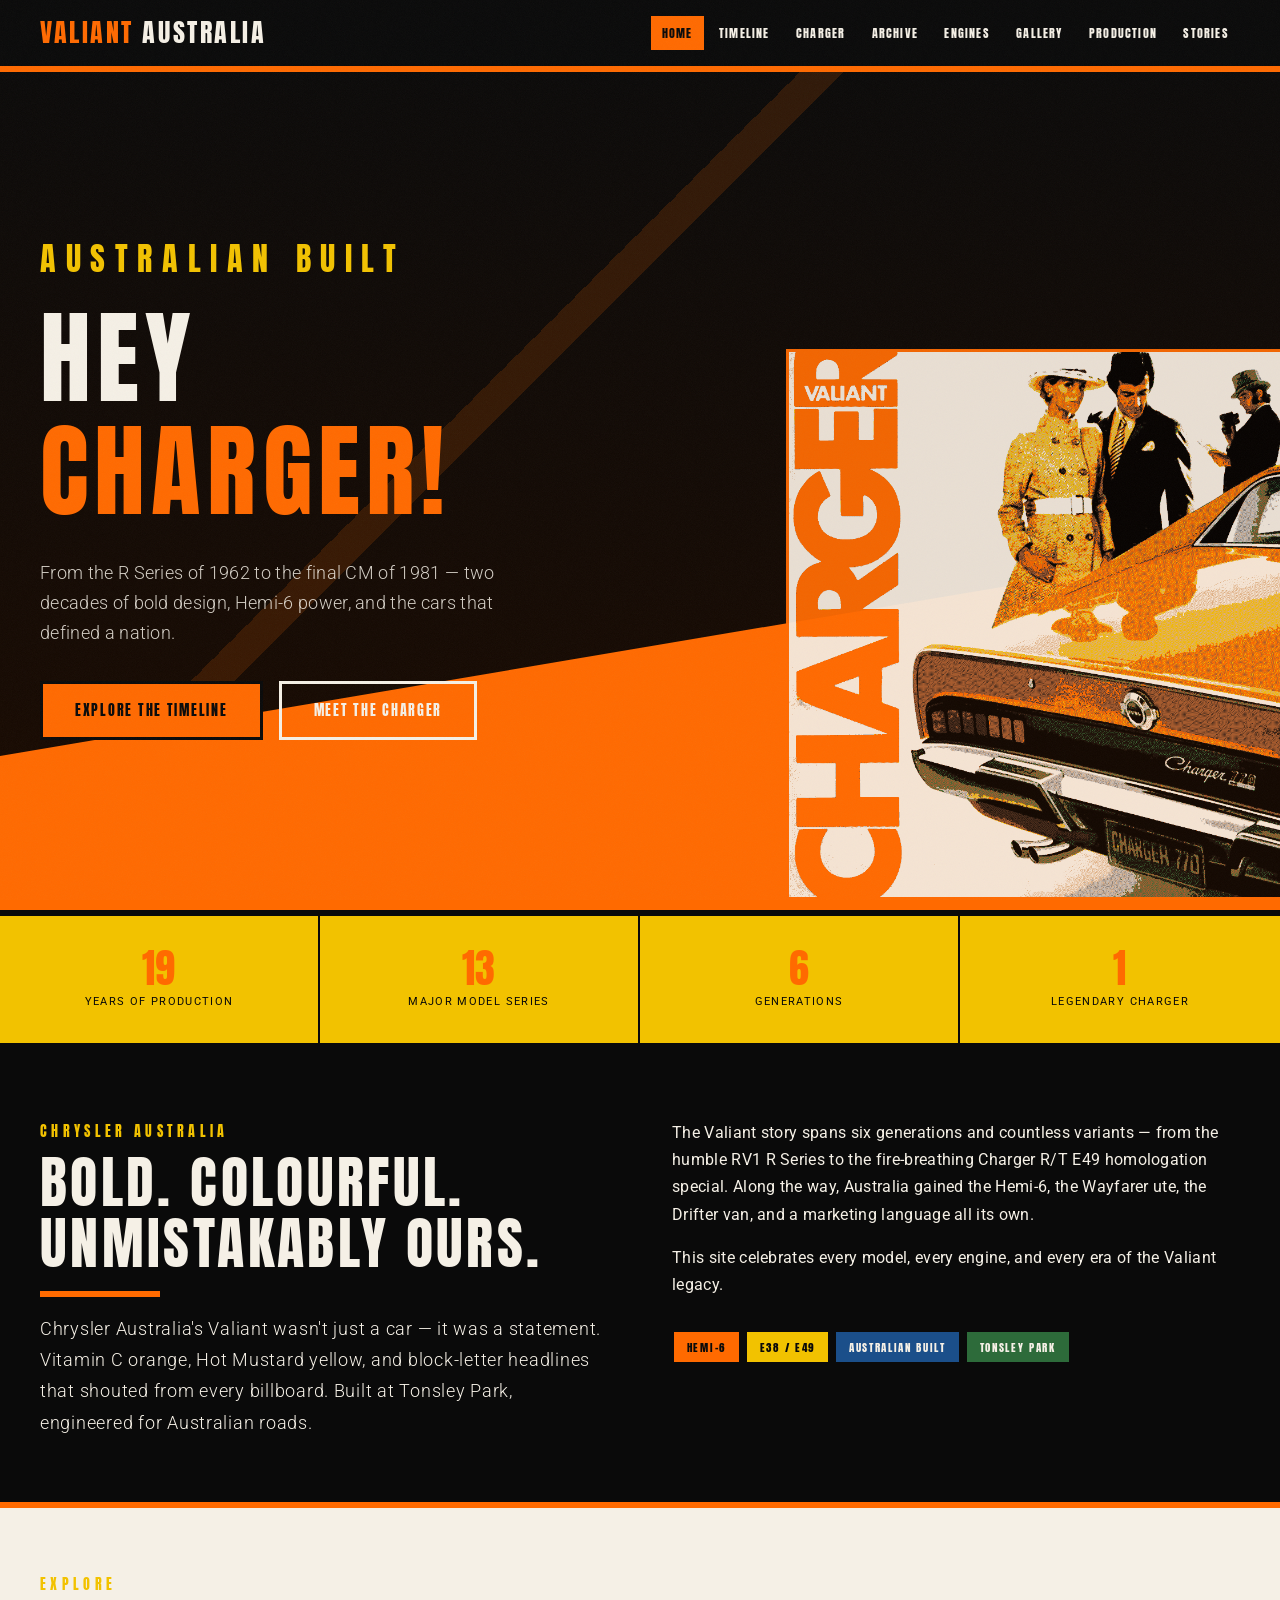
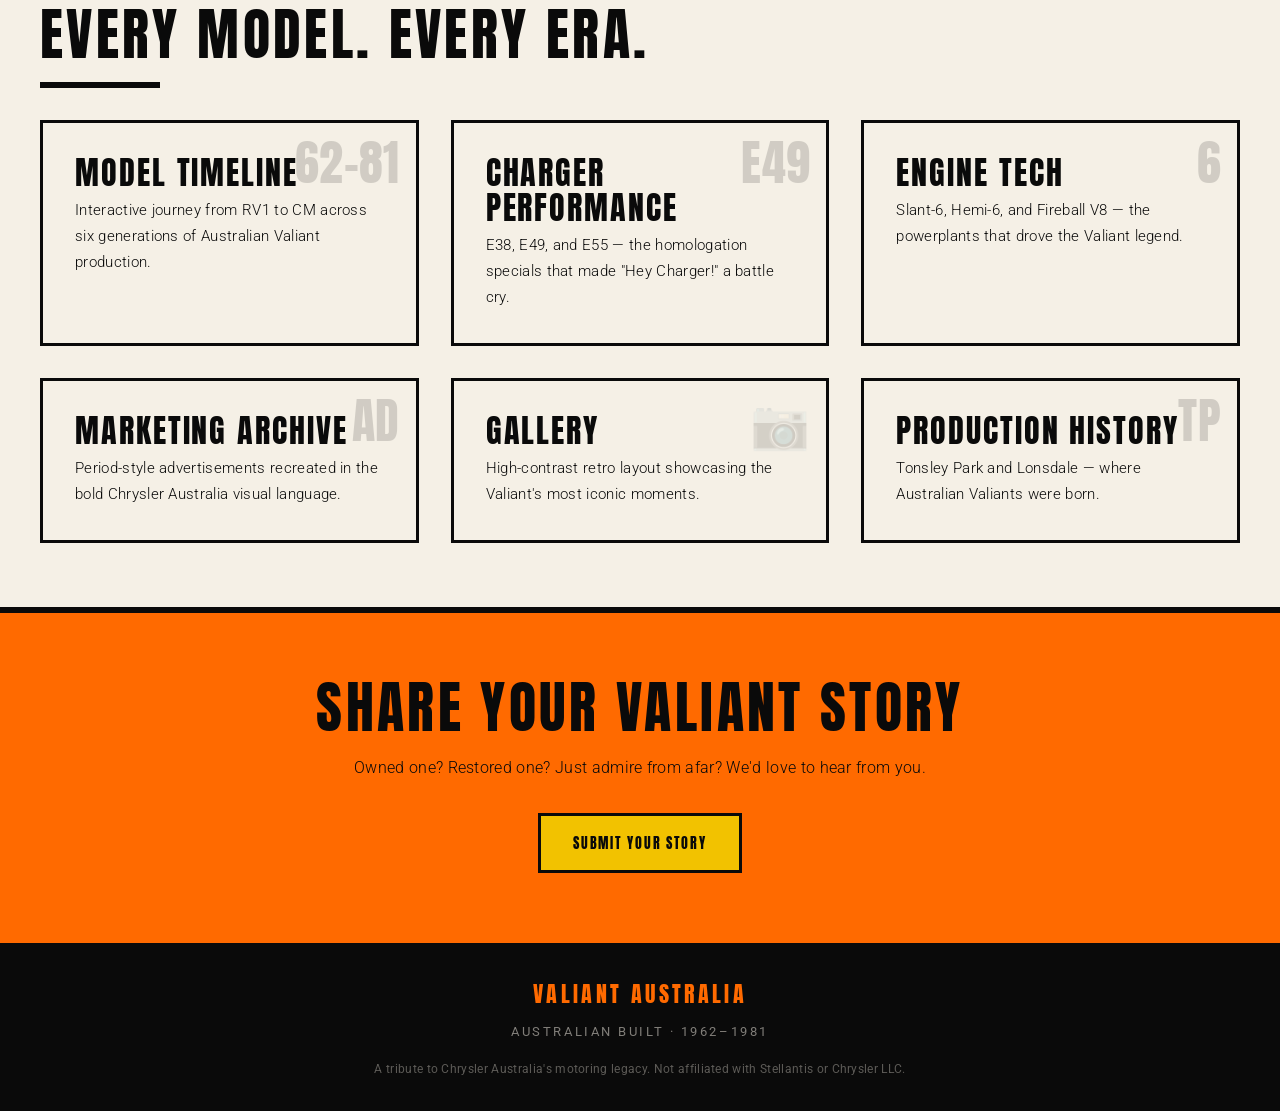
<file: index.html>
<!DOCTYPE html>
<html lang="en-AU">
<head>
  <meta charset="UTF-8">
  <meta name="viewport" content="width=device-width, initial-scale=1.0">
  <title>Valiant Australia — Hey Charger!</title>
  <meta name="description" content="Celebrating Chrysler Australia's legendary Valiant — from RV1 to CM. Bold. Australian-built. Unforgettable.">
  <link rel="stylesheet" href="css/styles.css">
</head>
<body>

  <nav class="nav">
    <div class="nav__inner">
      <a href="index.html" class="nav__logo">Valiant <span>Australia</span></a>
      <button class="nav__toggle" aria-label="Toggle menu">Menu</button>
      <ul class="nav__links">
        <li><a href="index.html">Home</a></li>
        <li><a href="timeline.html">Timeline</a></li>
        <li><a href="charger.html">Charger</a></li>
        <li><a href="archive.html">Archive</a></li>
        <li><a href="engines.html">Engines</a></li>
        <li><a href="gallery.html">Gallery</a></li>
        <li><a href="production.html">Production</a></li>
        <li><a href="stories.html">Stories</a></li>
      </ul>
    </div>
  </nav>

  <!-- Hero -->
  <section class="hero">
    <div class="hero__bg"></div>
    <div class="hero__stripe"></div>
    <img src="assets/hero-charger.png" alt="Chrysler Valiant VH Charger 770 — period brochure artwork" class="hero__car">
    <div class="container hero__content">
      <p class="hero__tagline">Australian Built</p>
      <h1 class="hero__title">
        Hey
        <em>Charger!</em>
      </h1>
      <p class="hero__subtitle">
        From the R Series of 1962 to the final CM of 1981 — two decades of bold design,
        Hemi-6 power, and the cars that defined a nation.
      </p>
      <div class="btn-group">
        <a href="timeline.html" class="btn btn--primary">Explore the Timeline</a>
        <a href="charger.html" class="btn btn--outline">Meet the Charger</a>
      </div>
    </div>
  </section>

  <hr class="separator separator--thick">

  <!-- Stats strip -->
  <div class="feature-strip section--mustard">
    <div class="feature-strip__item">
      <div class="feature-strip__number">19</div>
      <div class="feature-strip__label">Years of Production</div>
    </div>
    <div class="feature-strip__item">
      <div class="feature-strip__number">13</div>
      <div class="feature-strip__label">Major Model Series</div>
    </div>
    <div class="feature-strip__item">
      <div class="feature-strip__number">6</div>
      <div class="feature-strip__label">Generations</div>
    </div>
    <div class="feature-strip__item">
      <div class="feature-strip__number">1</div>
      <div class="feature-strip__label">Legendary Charger</div>
    </div>
  </div>

  <hr class="separator separator--black">

  <!-- Intro -->
  <section class="section">
    <div class="container two-col">
      <div>
        <p class="page-header__label">Chrysler Australia</p>
        <h2>Bold. Colourful. Unmistakably Ours.</h2>
        <hr class="separator separator--short">
        <p class="lead">
          Chrysler Australia's Valiant wasn't just a car — it was a statement. Vitamin C orange,
          Hot Mustard yellow, and block-letter headlines that shouted from every billboard.
          Built at Tonsley Park, engineered for Australian roads.
        </p>
      </div>
      <div>
        <p>
          The Valiant story spans six generations and countless variants — from the humble
          RV1 R Series to the fire-breathing Charger R/T E49 homologation special. Along the way,
          Australia gained the Hemi-6, the Wayfarer ute, the Drifter van, and a marketing
          language all its own.
        </p>
        <p style="margin-top: 1rem;">
          This site celebrates every model, every engine, and every era of the Valiant legacy.
        </p>
        <div style="margin-top: 2rem;">
          <span class="badge badge--orange">Hemi-6</span>
          <span class="badge badge--mustard">E38 / E49</span>
          <span class="badge badge--blue">Australian Built</span>
          <span class="badge badge--green">Tonsley Park</span>
        </div>
      </div>
    </div>
  </section>

  <hr class="separator">

  <!-- Quick links -->
  <section class="section section--cream">
    <div class="container">
      <p class="page-header__label">Explore</p>
      <h2>Every Model. Every Era.</h2>
      <hr class="separator separator--short separator--black">
      <div class="card-grid" style="margin-top: 2rem;">
        <a href="timeline.html" class="card card--cream" style="text-decoration:none;color:inherit;">
          <div class="card__year">62–81</div>
          <h3 class="card__title">Model Timeline</h3>
          <p class="card__body">Interactive journey from RV1 to CM across six generations of Australian Valiant production.</p>
        </a>
        <a href="charger.html" class="card card--cream" style="text-decoration:none;color:inherit;">
          <div class="card__year">E49</div>
          <h3 class="card__title">Charger Performance</h3>
          <p class="card__body">E38, E49, and E55 — the homologation specials that made "Hey Charger!" a battle cry.</p>
        </a>
        <a href="engines.html" class="card card--cream" style="text-decoration:none;color:inherit;">
          <div class="card__year">6</div>
          <h3 class="card__title">Engine Tech</h3>
          <p class="card__body">Slant-6, Hemi-6, and Fireball V8 — the powerplants that drove the Valiant legend.</p>
        </a>
        <a href="archive.html" class="card card--cream" style="text-decoration:none;color:inherit;">
          <div class="card__year">AD</div>
          <h3 class="card__title">Marketing Archive</h3>
          <p class="card__body">Period-style advertisements recreated in the bold Chrysler Australia visual language.</p>
        </a>
        <a href="gallery.html" class="card card--cream" style="text-decoration:none;color:inherit;">
          <div class="card__year">📷</div>
          <h3 class="card__title">Gallery</h3>
          <p class="card__body">High-contrast retro layout showcasing the Valiant's most iconic moments.</p>
        </a>
        <a href="production.html" class="card card--cream" style="text-decoration:none;color:inherit;">
          <div class="card__year">TP</div>
          <h3 class="card__title">Production History</h3>
          <p class="card__body">Tonsley Park and Lonsdale — where Australian Valiants were born.</p>
        </a>
      </div>
    </div>
  </section>

  <hr class="separator separator--black">

  <!-- CTA -->
  <section class="section cta-band section--orange">
    <div class="container">
      <h2>Share Your Valiant Story</h2>
      <p>Owned one? Restored one? Just admire from afar? We'd love to hear from you.</p>
      <a href="stories.html" class="btn btn--secondary">Submit Your Story</a>
    </div>
  </section>

  <footer class="footer">
    <div class="container">
      <div class="footer__brand">Valiant Australia</div>
      <div class="footer__tagline">Australian Built · 1962–1981</div>
      <div class="footer__copy">A tribute to Chrysler Australia's motoring legacy. Not affiliated with Stellantis or Chrysler LLC.</div>
    </div>
  </footer>

  <script src="js/main.js"></script>
</body>
</html>
</file>
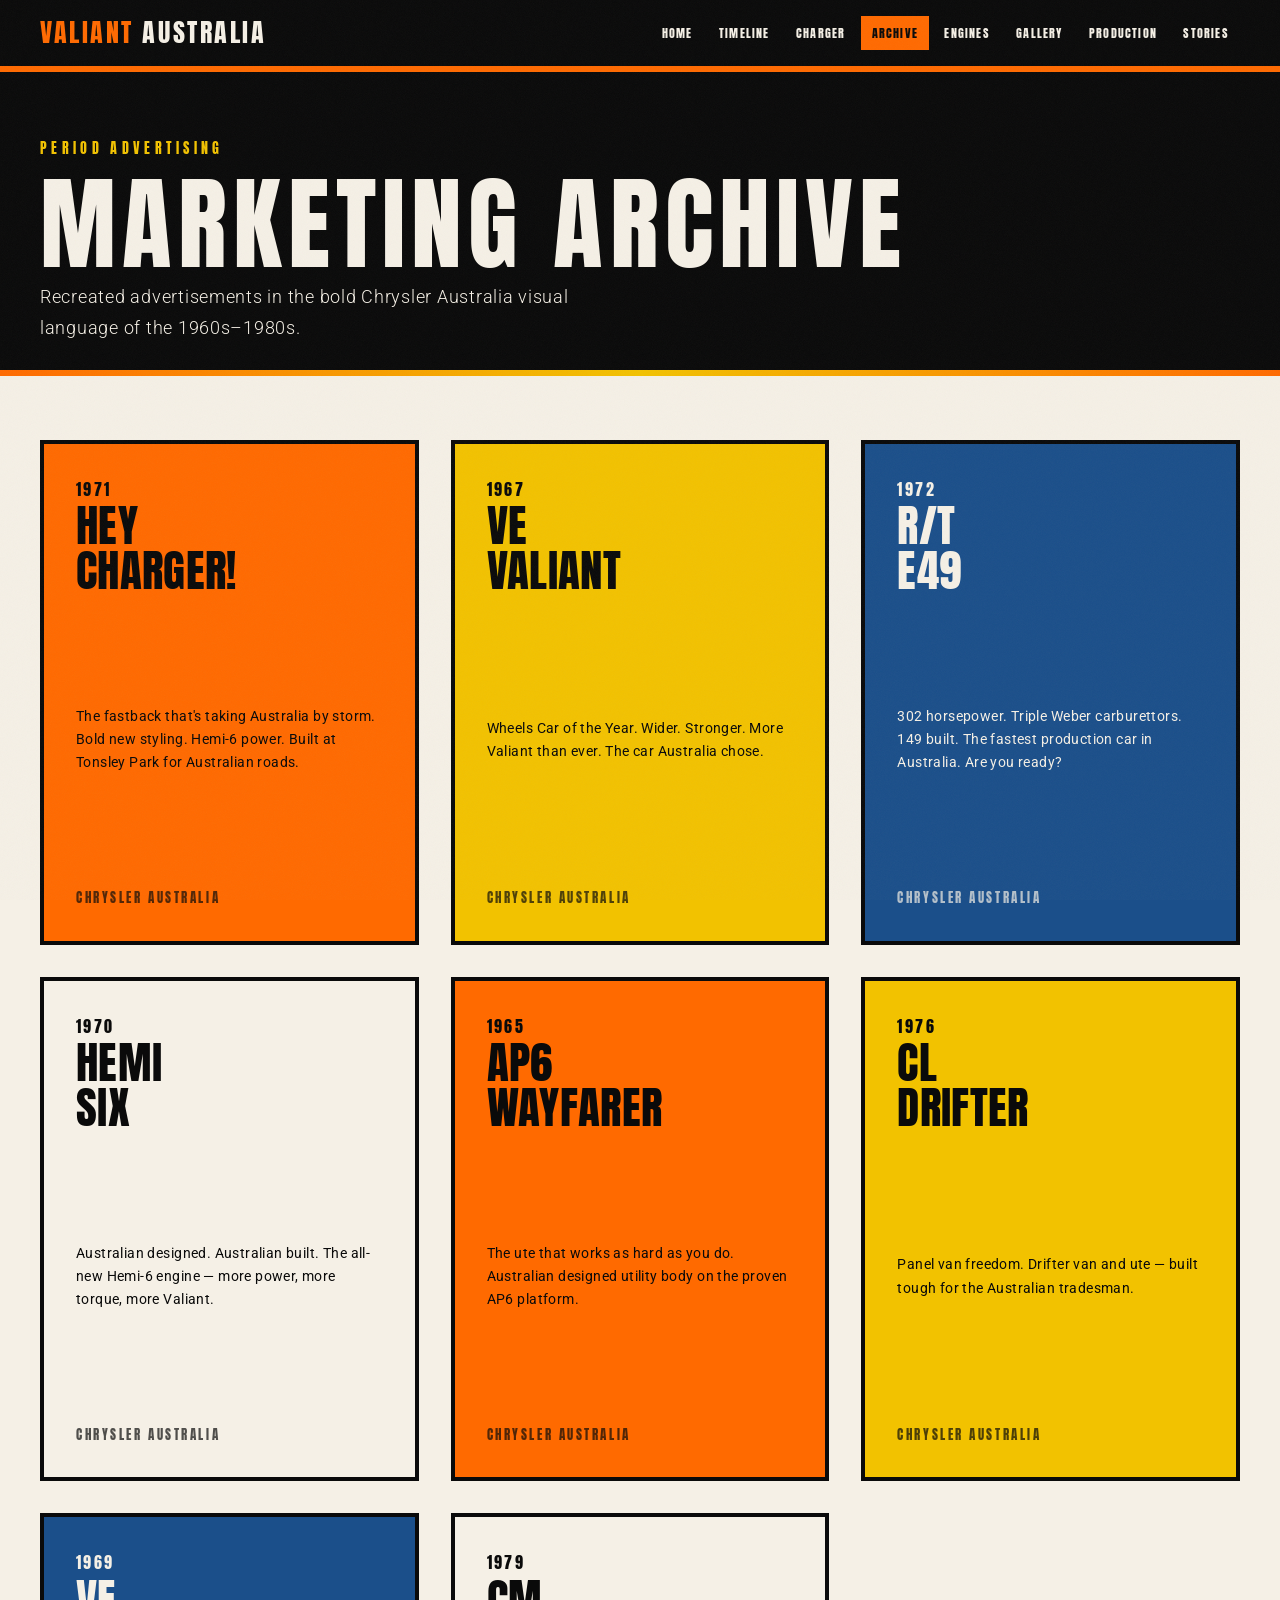
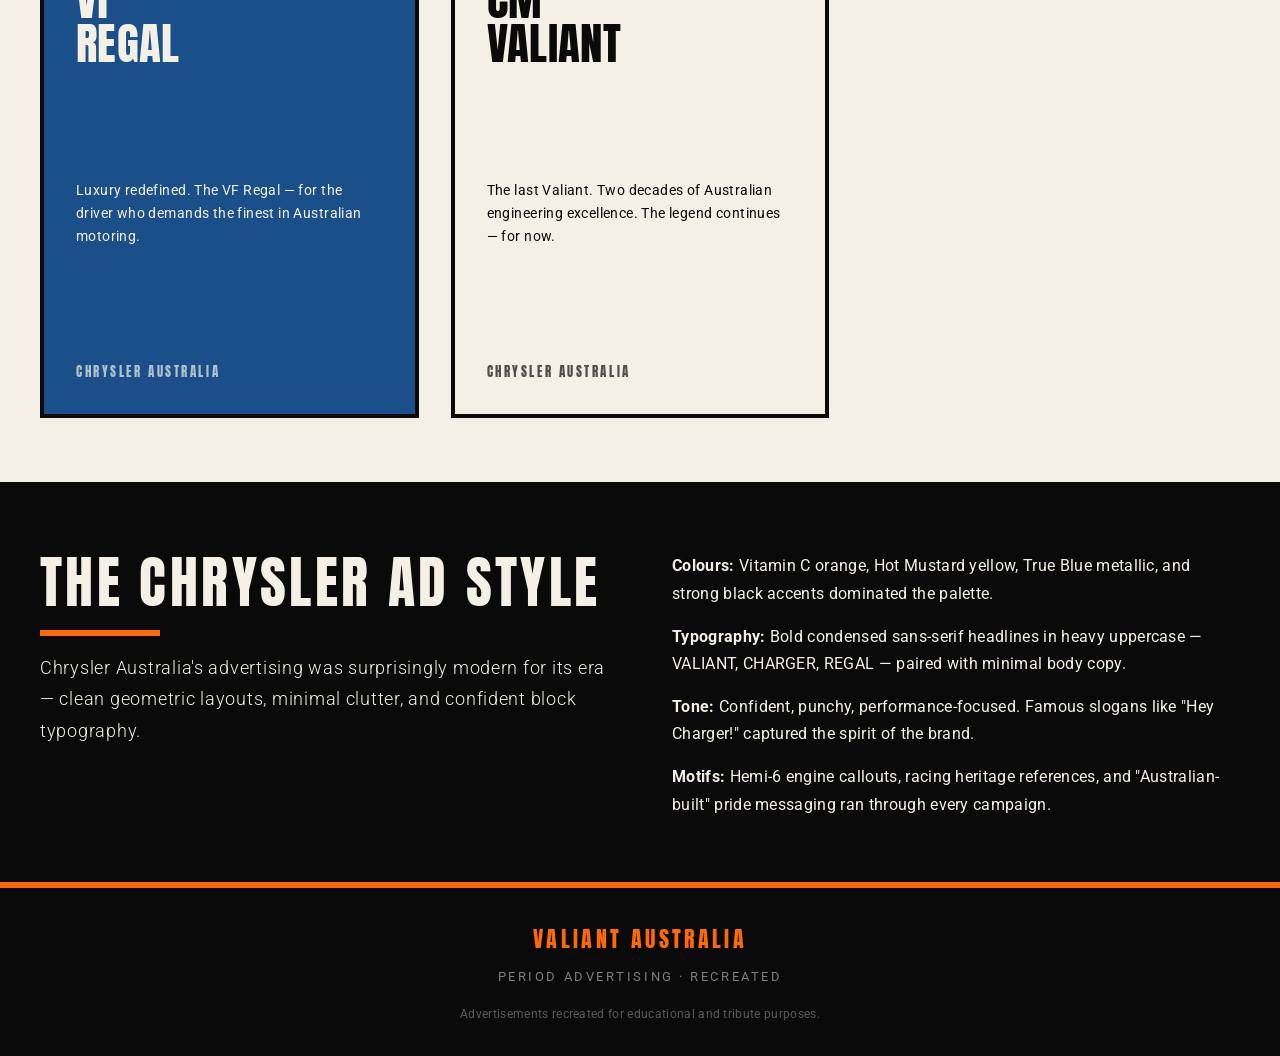
<file: archive.html>
<!DOCTYPE html>
<html lang="en-AU">
<head>
  <meta charset="UTF-8">
  <meta name="viewport" content="width=device-width, initial-scale=1.0">
  <title>Marketing Archive — Valiant Australia</title>
  <meta name="description" content="Recreated period-style Chrysler Australia Valiant advertisements.">
  <link rel="stylesheet" href="css/styles.css">
</head>
<body>

  <nav class="nav">
    <div class="nav__inner">
      <a href="index.html" class="nav__logo">Valiant <span>Australia</span></a>
      <button class="nav__toggle" aria-label="Toggle menu">Menu</button>
      <ul class="nav__links">
        <li><a href="index.html">Home</a></li>
        <li><a href="timeline.html">Timeline</a></li>
        <li><a href="charger.html">Charger</a></li>
        <li><a href="archive.html">Archive</a></li>
        <li><a href="engines.html">Engines</a></li>
        <li><a href="gallery.html">Gallery</a></li>
        <li><a href="production.html">Production</a></li>
        <li><a href="stories.html">Stories</a></li>
      </ul>
    </div>
  </nav>

  <header class="page-header">
    <div class="container">
      <p class="page-header__label">Period Advertising</p>
      <h1>Marketing Archive</h1>
      <p class="lead">Recreated advertisements in the bold Chrysler Australia visual language of the 1960s–1980s.</p>
    </div>
  </header>

  <section class="section section--cream">
    <div class="container">
      <div class="ad-grid">

        <div class="ad-card ad-card--orange">
          <div>
            <div class="ad-card__sub">1971</div>
            <div class="ad-card__headline">Hey<br>Charger!</div>
          </div>
          <div class="ad-card__body">
            The fastback that's taking Australia by storm. Bold new styling. Hemi-6 power. Built at Tonsley Park for Australian roads.
          </div>
          <div class="ad-card__logo">Chrysler Australia</div>
        </div>

        <div class="ad-card ad-card--mustard">
          <div>
            <div class="ad-card__sub">1967</div>
            <div class="ad-card__headline">VE<br>Valiant</div>
          </div>
          <div class="ad-card__body">
            Wheels Car of the Year. Wider. Stronger. More Valiant than ever. The car Australia chose.
          </div>
          <div class="ad-card__logo">Chrysler Australia</div>
        </div>

        <div class="ad-card ad-card--blue">
          <div>
            <div class="ad-card__sub">1972</div>
            <div class="ad-card__headline">R/T<br>E49</div>
          </div>
          <div class="ad-card__body">
            302 horsepower. Triple Weber carburettors. 149 built. The fastest production car in Australia. Are you ready?
          </div>
          <div class="ad-card__logo">Chrysler Australia</div>
        </div>

        <div class="ad-card ad-card--cream">
          <div>
            <div class="ad-card__sub">1970</div>
            <div class="ad-card__headline">Hemi<br>Six</div>
          </div>
          <div class="ad-card__body">
            Australian designed. Australian built. The all-new Hemi-6 engine — more power, more torque, more Valiant.
          </div>
          <div class="ad-card__logo">Chrysler Australia</div>
        </div>

        <div class="ad-card ad-card--orange">
          <div>
            <div class="ad-card__sub">1965</div>
            <div class="ad-card__headline">AP6<br>Wayfarer</div>
          </div>
          <div class="ad-card__body">
            The ute that works as hard as you do. Australian designed utility body on the proven AP6 platform.
          </div>
          <div class="ad-card__logo">Chrysler Australia</div>
        </div>

        <div class="ad-card ad-card--mustard">
          <div>
            <div class="ad-card__sub">1976</div>
            <div class="ad-card__headline">CL<br>Drifter</div>
          </div>
          <div class="ad-card__body">
            Panel van freedom. Drifter van and ute — built tough for the Australian tradesman.
          </div>
          <div class="ad-card__logo">Chrysler Australia</div>
        </div>

        <div class="ad-card ad-card--blue">
          <div>
            <div class="ad-card__sub">1969</div>
            <div class="ad-card__headline">VF<br>Regal</div>
          </div>
          <div class="ad-card__body">
            Luxury redefined. The VF Regal — for the driver who demands the finest in Australian motoring.
          </div>
          <div class="ad-card__logo">Chrysler Australia</div>
        </div>

        <div class="ad-card ad-card--cream">
          <div>
            <div class="ad-card__sub">1979</div>
            <div class="ad-card__headline">CM<br>Valiant</div>
          </div>
          <div class="ad-card__body">
            The last Valiant. Two decades of Australian engineering excellence. The legend continues — for now.
          </div>
          <div class="ad-card__logo">Chrysler Australia</div>
        </div>

      </div>
    </div>
  </section>

  <hr class="separator separator--black">

  <section class="section">
    <div class="container two-col">
      <div>
        <h2>The Chrysler Ad Style</h2>
        <hr class="separator separator--short">
        <p class="lead">
          Chrysler Australia's advertising was surprisingly modern for its era — clean geometric
          layouts, minimal clutter, and confident block typography.
        </p>
      </div>
      <div>
        <p><strong>Colours:</strong> Vitamin C orange, Hot Mustard yellow, True Blue metallic, and strong black accents dominated the palette.</p>
        <p style="margin-top: 1rem;"><strong>Typography:</strong> Bold condensed sans-serif headlines in heavy uppercase — VALIANT, CHARGER, REGAL — paired with minimal body copy.</p>
        <p style="margin-top: 1rem;"><strong>Tone:</strong> Confident, punchy, performance-focused. Famous slogans like "Hey Charger!" captured the spirit of the brand.</p>
        <p style="margin-top: 1rem;"><strong>Motifs:</strong> Hemi-6 engine callouts, racing heritage references, and "Australian-built" pride messaging ran through every campaign.</p>
      </div>
    </div>
  </section>

  <footer class="footer">
    <div class="container">
      <div class="footer__brand">Valiant Australia</div>
      <div class="footer__tagline">Period Advertising · Recreated</div>
      <div class="footer__copy">Advertisements recreated for educational and tribute purposes.</div>
    </div>
  </footer>

  <script src="js/main.js"></script>
</body>
</html>
</file>
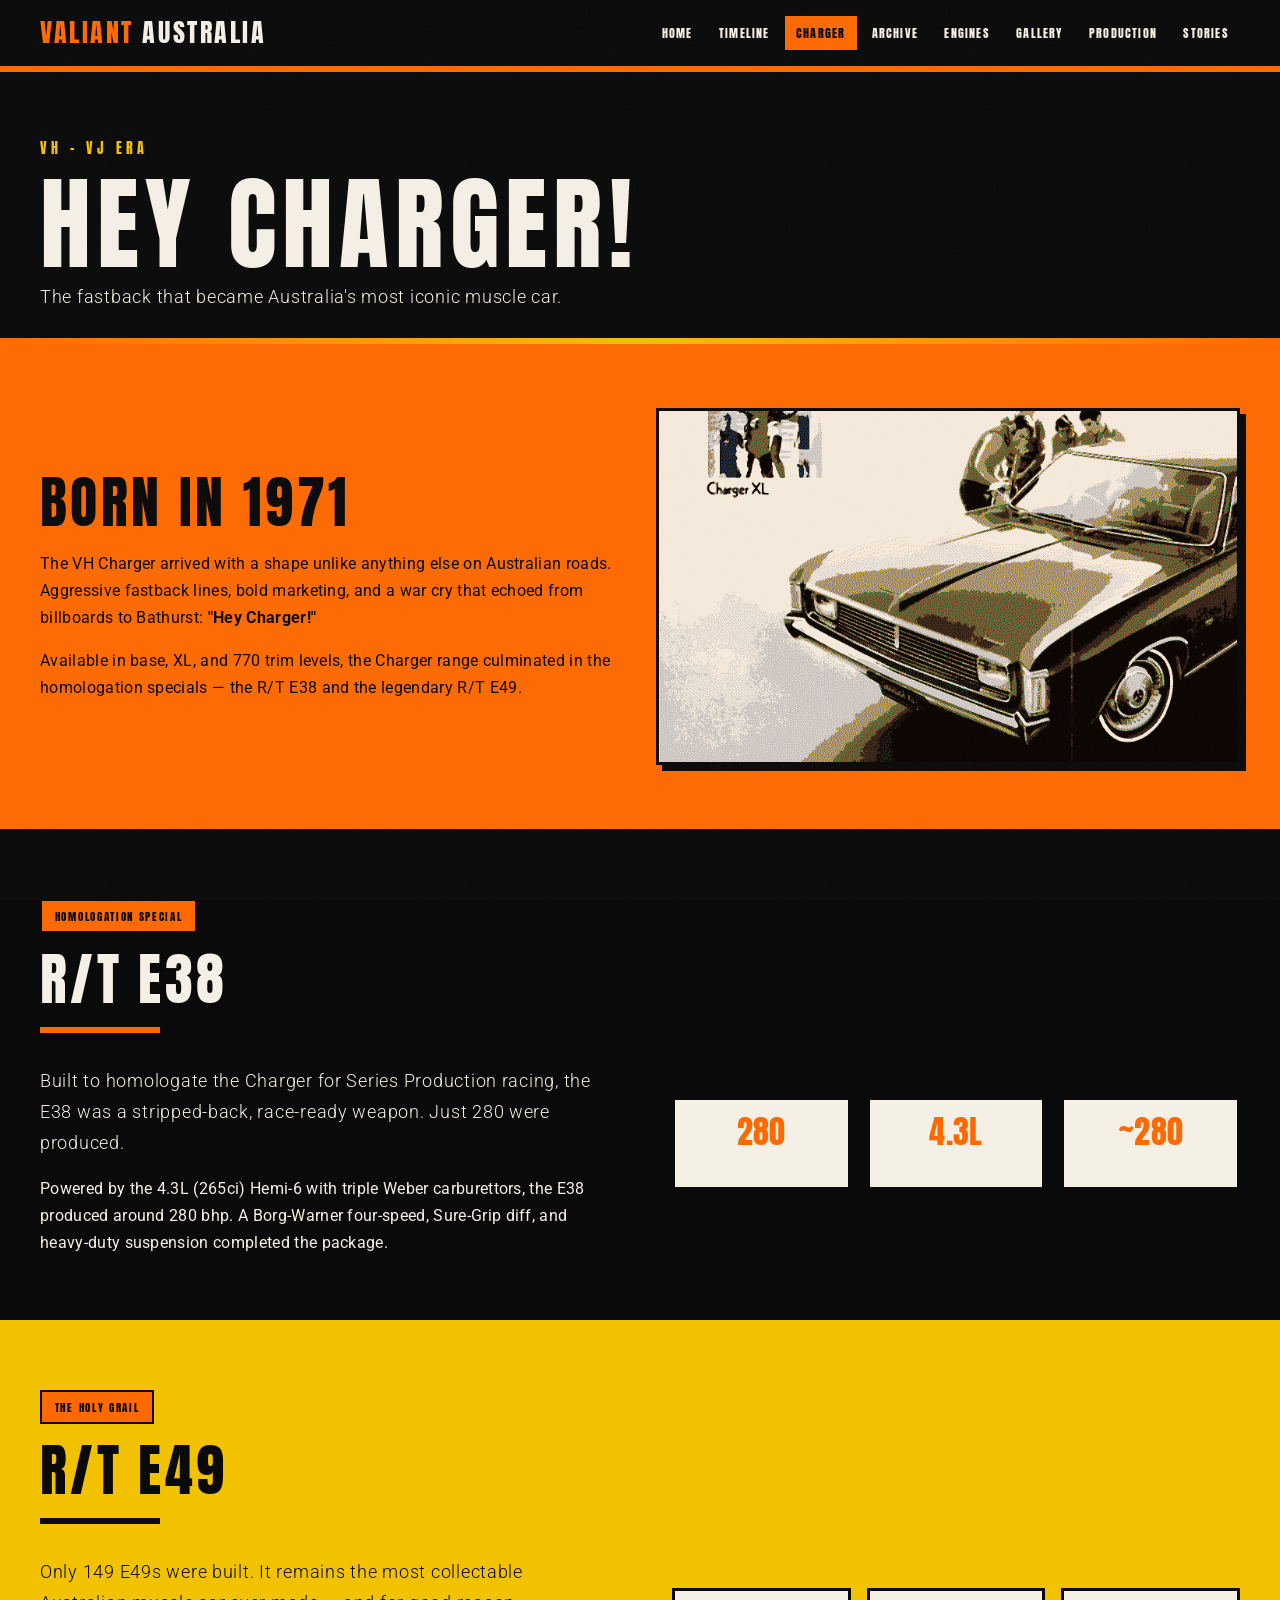
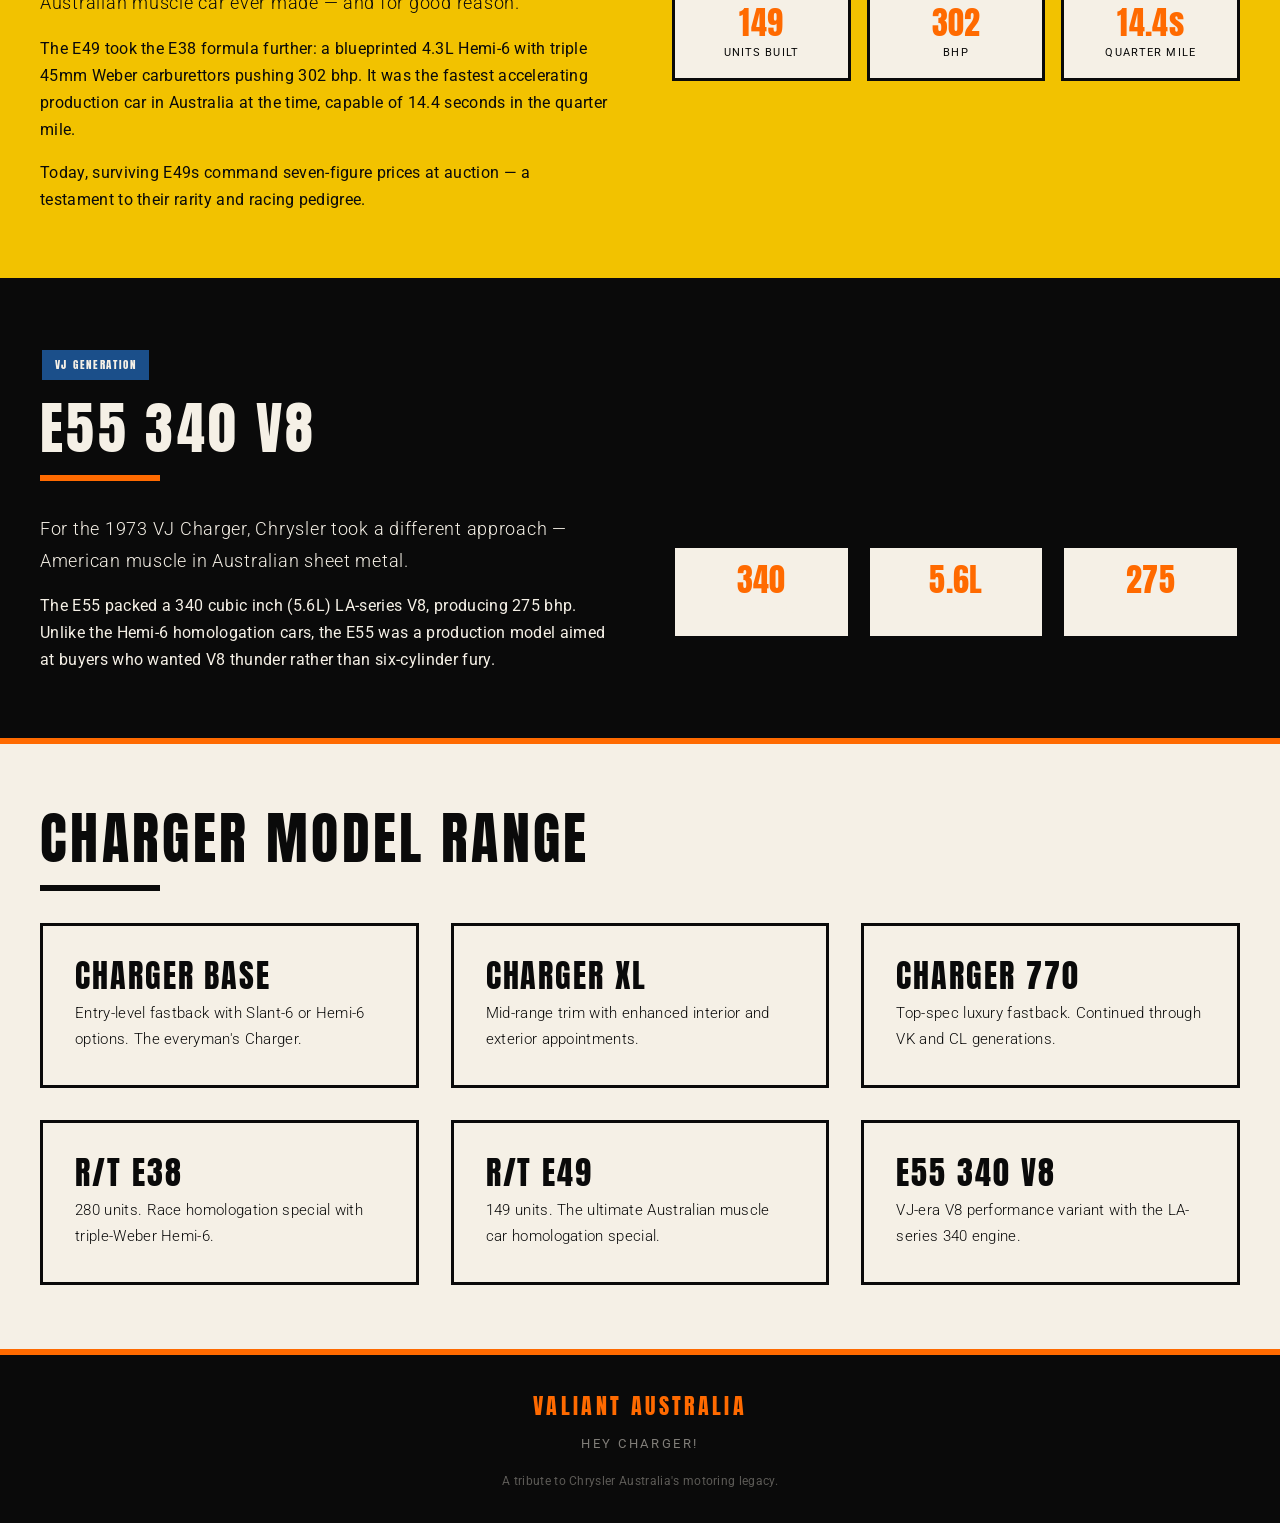
<file: charger.html>
<!DOCTYPE html>
<html lang="en-AU">
<head>
  <meta charset="UTF-8">
  <meta name="viewport" content="width=device-width, initial-scale=1.0">
  <title>Charger Performance — Valiant Australia</title>
  <meta name="description" content="E38, E49, and E55 — the legendary Chrysler Valiant Charger homologation specials.">
  <link rel="stylesheet" href="css/styles.css">
</head>
<body>

  <nav class="nav">
    <div class="nav__inner">
      <a href="index.html" class="nav__logo">Valiant <span>Australia</span></a>
      <button class="nav__toggle" aria-label="Toggle menu">Menu</button>
      <ul class="nav__links">
        <li><a href="index.html">Home</a></li>
        <li><a href="timeline.html">Timeline</a></li>
        <li><a href="charger.html">Charger</a></li>
        <li><a href="archive.html">Archive</a></li>
        <li><a href="engines.html">Engines</a></li>
        <li><a href="gallery.html">Gallery</a></li>
        <li><a href="production.html">Production</a></li>
        <li><a href="stories.html">Stories</a></li>
      </ul>
    </div>
  </nav>

  <header class="page-header">
    <div class="container">
      <p class="page-header__label">VH – VJ Era</p>
      <h1>Hey Charger!</h1>
      <p class="lead">The fastback that became Australia's most iconic muscle car.</p>
    </div>
  </header>

  <section class="section section--orange">
    <div class="container charger-hero">
      <div>
        <h2 style="color: var(--black);">Born in 1971</h2>
        <p style="color: var(--black); margin-top: 1rem;">
          The VH Charger arrived with a shape unlike anything else on Australian roads.
          Aggressive fastback lines, bold marketing, and a war cry that echoed from
          billboards to Bathurst: <strong>"Hey Charger!"</strong>
        </p>
        <p style="color: var(--black); margin-top: 1rem;">
          Available in base, XL, and 770 trim levels, the Charger range culminated in
          the homologation specials — the R/T E38 and the legendary R/T E49.
        </p>
      </div>
      <div class="charger-hero__media">
        <img src="assets/charger-hero.png" alt="Chrysler Valiant VH Charger XL — period brochure artwork" class="charger-hero__img">
      </div>
    </div>
  </section>

  <hr class="separator separator--black">

  <!-- E38 -->
  <section class="section">
    <div class="container">
      <span class="badge badge--orange">Homologation Special</span>
      <h2 style="margin-top: 1rem;">R/T E38</h2>
      <hr class="separator separator--short">
      <div class="two-col" style="margin-top: 2rem;">
        <div>
          <p class="lead">
            Built to homologate the Charger for Series Production racing, the E38 was
            a stripped-back, race-ready weapon. Just 280 were produced.
          </p>
          <p style="margin-top: 1rem;">
            Powered by the 4.3L (265ci) Hemi-6 with triple Weber carburettors, the E38
            produced around 280 bhp. A Borg-Warner four-speed, Sure-Grip diff, and
            heavy-duty suspension completed the package.
          </p>
        </div>
        <div class="charger-spec">
          <div class="spec-box">
            <div class="spec-box__value">280</div>
            <div class="spec-box__label">Units Built</div>
          </div>
          <div class="spec-box">
            <div class="spec-box__value">4.3L</div>
            <div class="spec-box__label">Hemi-6</div>
          </div>
          <div class="spec-box">
            <div class="spec-box__value">~280</div>
            <div class="spec-box__label">BHP</div>
          </div>
        </div>
      </div>
    </div>
  </section>

  <hr class="separator separator--mustard">

  <!-- E49 -->
  <section class="section section--mustard">
    <div class="container">
      <span class="badge badge--orange">The Holy Grail</span>
      <h2 style="margin-top: 1rem; color: var(--black);">R/T E49</h2>
      <hr class="separator separator--short separator--black">
      <div class="two-col" style="margin-top: 2rem;">
        <div>
          <p class="lead" style="color: var(--black);">
            Only 149 E49s were built. It remains the most collectable Australian muscle car
            ever made — and for good reason.
          </p>
          <p style="margin-top: 1rem; color: var(--black);">
            The E49 took the E38 formula further: a blueprinted 4.3L Hemi-6 with triple 45mm
            Weber carburettors pushing 302 bhp. It was the fastest accelerating production
            car in Australia at the time, capable of 14.4 seconds in the quarter mile.
          </p>
          <p style="margin-top: 1rem; color: var(--black);">
            Today, surviving E49s command seven-figure prices at auction — a testament to
            their rarity and racing pedigree.
          </p>
        </div>
        <div class="charger-spec">
          <div class="spec-box">
            <div class="spec-box__value">149</div>
            <div class="spec-box__label">Units Built</div>
          </div>
          <div class="spec-box">
            <div class="spec-box__value">302</div>
            <div class="spec-box__label">BHP</div>
          </div>
          <div class="spec-box">
            <div class="spec-box__value">14.4s</div>
            <div class="spec-box__label">Quarter Mile</div>
          </div>
        </div>
      </div>
    </div>
  </section>

  <hr class="separator separator--black">

  <!-- E55 -->
  <section class="section">
    <div class="container">
      <span class="badge badge--blue">VJ Generation</span>
      <h2 style="margin-top: 1rem;">E55 340 V8</h2>
      <hr class="separator separator--short">
      <div class="two-col" style="margin-top: 2rem;">
        <div>
          <p class="lead">
            For the 1973 VJ Charger, Chrysler took a different approach — American muscle
            in Australian sheet metal.
          </p>
          <p style="margin-top: 1rem;">
            The E55 packed a 340 cubic inch (5.6L) LA-series V8, producing 275 bhp.
            Unlike the Hemi-6 homologation cars, the E55 was a production model aimed
            at buyers who wanted V8 thunder rather than six-cylinder fury.
          </p>
        </div>
        <div class="charger-spec">
          <div class="spec-box">
            <div class="spec-box__value">340</div>
            <div class="spec-box__label">Cubic Inches</div>
          </div>
          <div class="spec-box">
            <div class="spec-box__value">5.6L</div>
            <div class="spec-box__label">V8</div>
          </div>
          <div class="spec-box">
            <div class="spec-box__value">275</div>
            <div class="spec-box__label">BHP</div>
          </div>
        </div>
      </div>
    </div>
  </section>

  <hr class="separator">

  <!-- Charger variants table -->
  <section class="section section--cream">
    <div class="container">
      <h2>Charger Model Range</h2>
      <hr class="separator separator--short separator--black">
      <div class="card-grid" style="margin-top: 2rem;">
        <div class="card card--cream">
          <h3 class="card__title">Charger Base</h3>
          <p class="card__body">Entry-level fastback with Slant-6 or Hemi-6 options. The everyman's Charger.</p>
        </div>
        <div class="card card--cream">
          <h3 class="card__title">Charger XL</h3>
          <p class="card__body">Mid-range trim with enhanced interior and exterior appointments.</p>
        </div>
        <div class="card card--cream">
          <h3 class="card__title">Charger 770</h3>
          <p class="card__body">Top-spec luxury fastback. Continued through VK and CL generations.</p>
        </div>
        <div class="card card--cream">
          <h3 class="card__title">R/T E38</h3>
          <p class="card__body">280 units. Race homologation special with triple-Weber Hemi-6.</p>
        </div>
        <div class="card card--cream">
          <h3 class="card__title">R/T E49</h3>
          <p class="card__body">149 units. The ultimate Australian muscle car homologation special.</p>
        </div>
        <div class="card card--cream">
          <h3 class="card__title">E55 340 V8</h3>
          <p class="card__body">VJ-era V8 performance variant with the LA-series 340 engine.</p>
        </div>
      </div>
    </div>
  </section>

  <footer class="footer">
    <div class="container">
      <div class="footer__brand">Valiant Australia</div>
      <div class="footer__tagline">Hey Charger!</div>
      <div class="footer__copy">A tribute to Chrysler Australia's motoring legacy.</div>
    </div>
  </footer>

  <script src="js/main.js"></script>
</body>
</html>
</file>
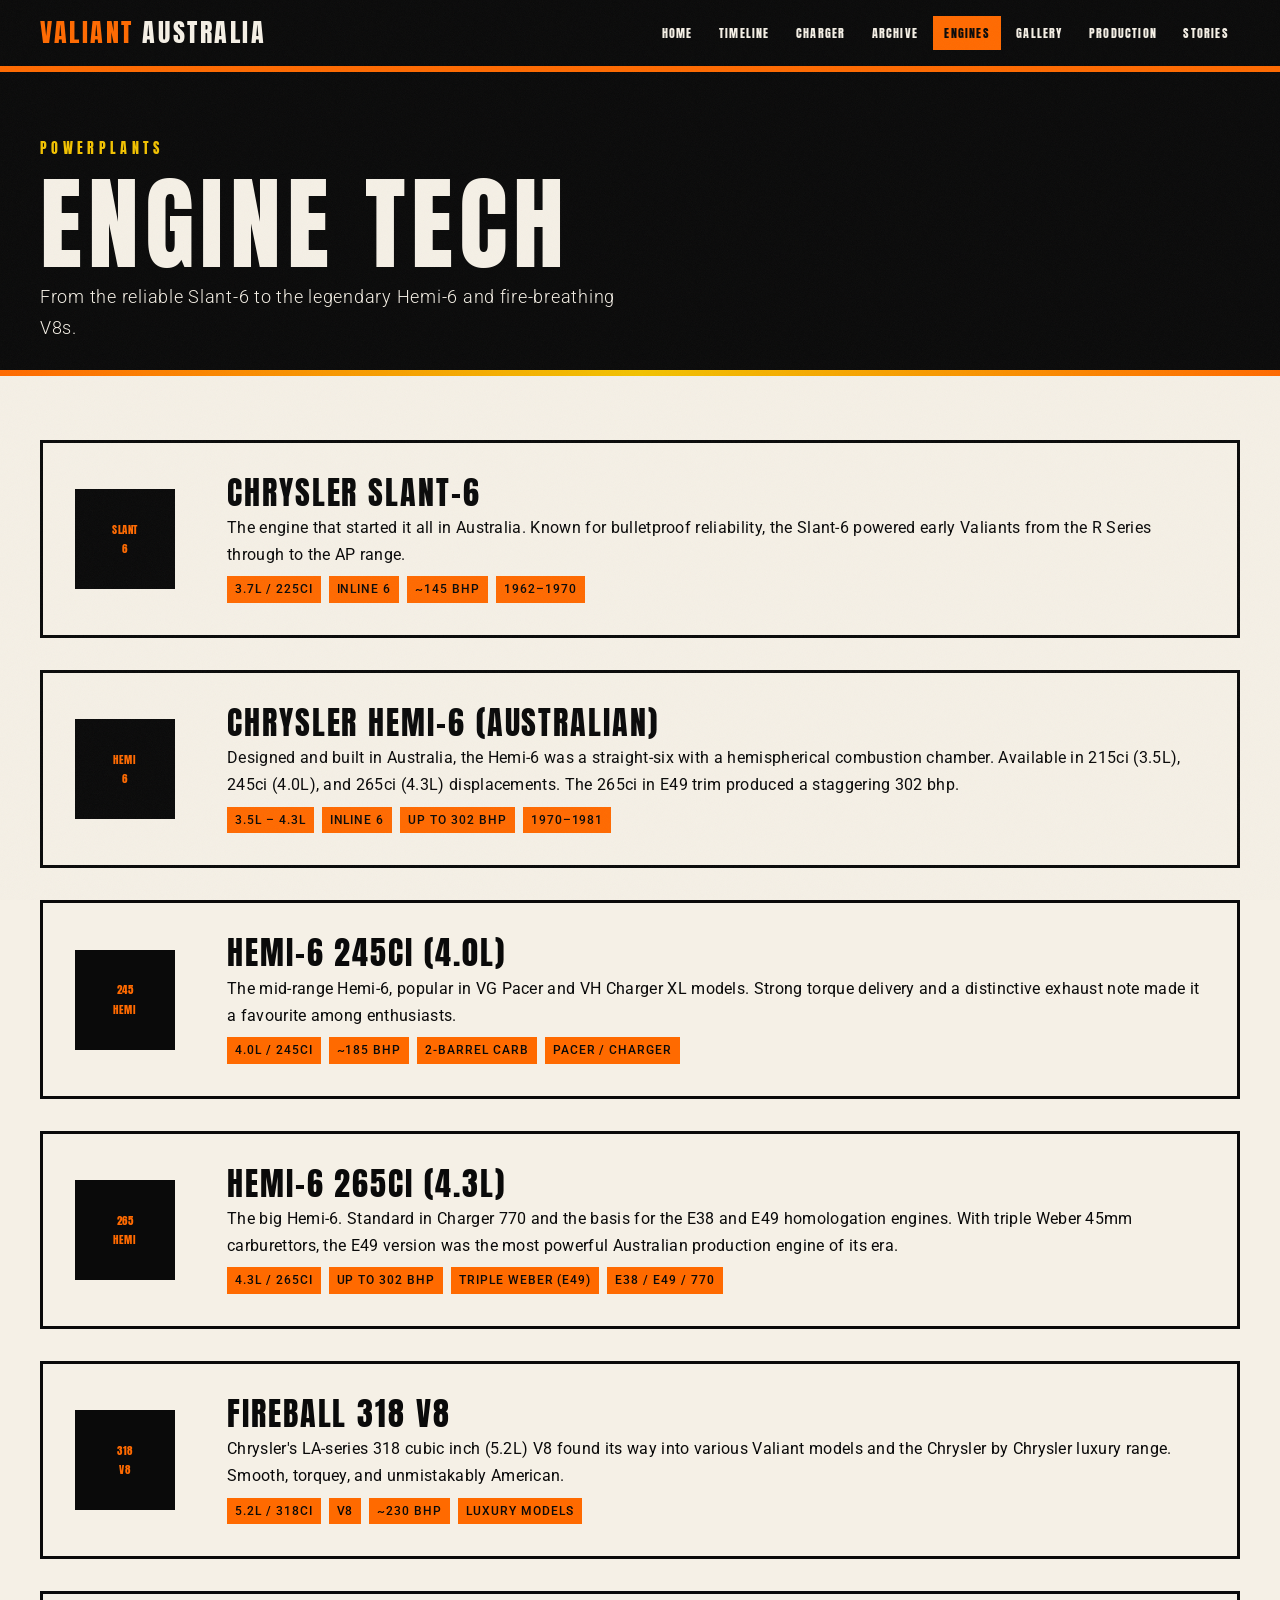
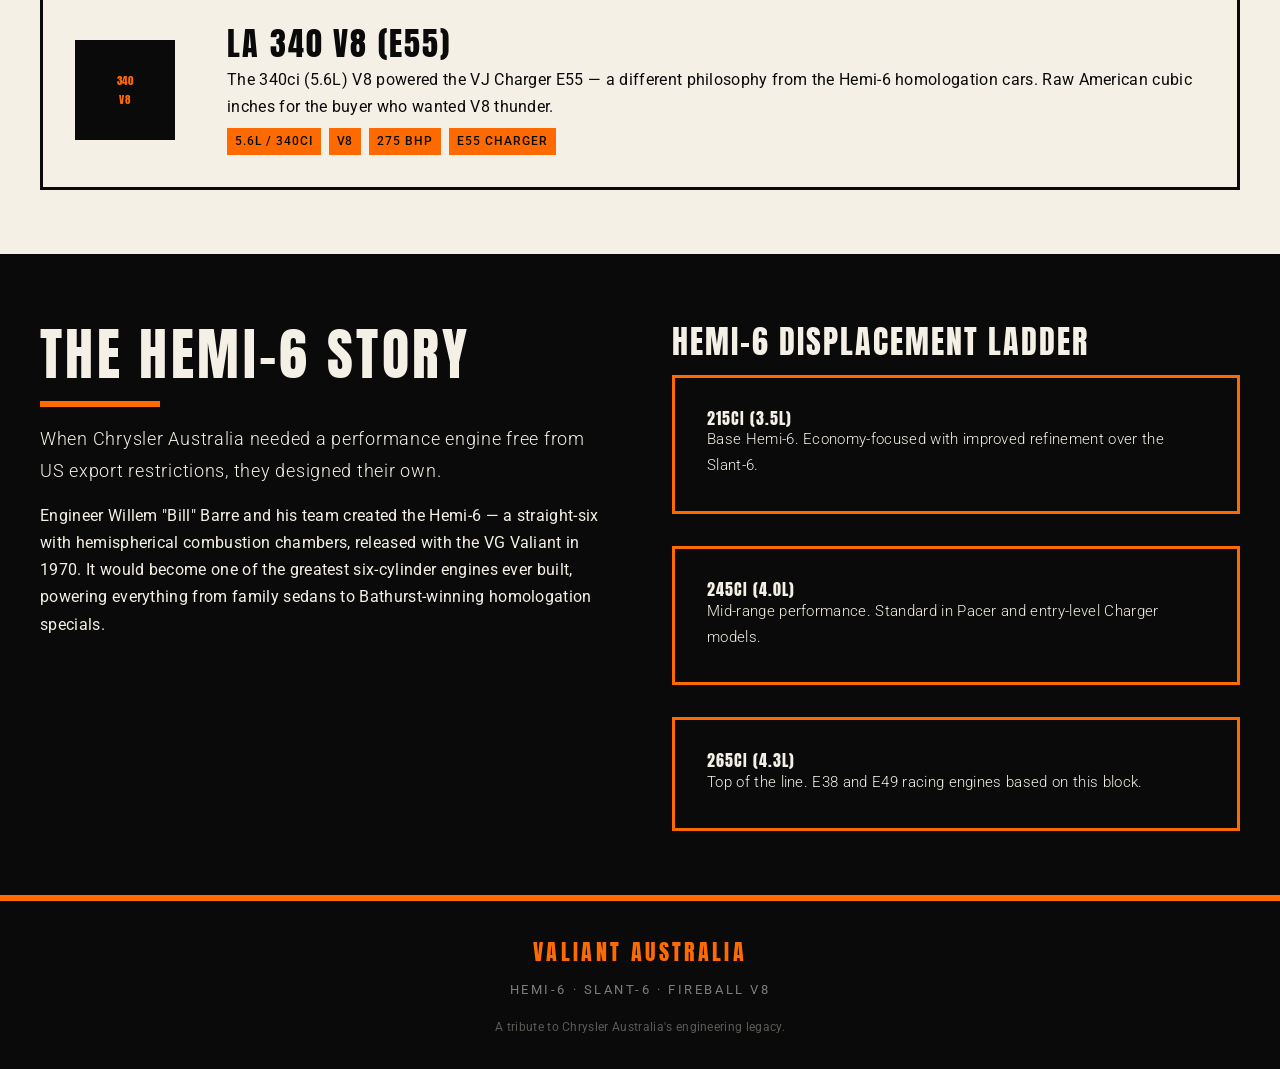
<file: engines.html>
<!DOCTYPE html>
<html lang="en-AU">
<head>
  <meta charset="UTF-8">
  <meta name="viewport" content="width=device-width, initial-scale=1.0">
  <title>Engine Tech — Valiant Australia</title>
  <meta name="description" content="Slant-6, Hemi-6, and Fireball V8 — the engines that powered the Australian Valiant.">
  <link rel="stylesheet" href="css/styles.css">
</head>
<body>

  <nav class="nav">
    <div class="nav__inner">
      <a href="index.html" class="nav__logo">Valiant <span>Australia</span></a>
      <button class="nav__toggle" aria-label="Toggle menu">Menu</button>
      <ul class="nav__links">
        <li><a href="index.html">Home</a></li>
        <li><a href="timeline.html">Timeline</a></li>
        <li><a href="charger.html">Charger</a></li>
        <li><a href="archive.html">Archive</a></li>
        <li><a href="engines.html">Engines</a></li>
        <li><a href="gallery.html">Gallery</a></li>
        <li><a href="production.html">Production</a></li>
        <li><a href="stories.html">Stories</a></li>
      </ul>
    </div>
  </nav>

  <header class="page-header">
    <div class="container">
      <p class="page-header__label">Powerplants</p>
      <h1>Engine Tech</h1>
      <p class="lead">From the reliable Slant-6 to the legendary Hemi-6 and fire-breathing V8s.</p>
    </div>
  </header>

  <section class="section section--cream">
    <div class="container" style="display: grid; gap: 2rem;">

      <div class="engine-card">
        <div class="engine-card__icon">SLANT<br>6</div>
        <div>
          <h3 class="engine-card__title">Chrysler Slant-6</h3>
          <p>The engine that started it all in Australia. Known for bulletproof reliability, the Slant-6 powered early Valiants from the R Series through to the AP range.</p>
          <div class="engine-card__specs">
            <span>3.7L / 225ci</span>
            <span>Inline 6</span>
            <span>~145 bhp</span>
            <span>1962–1970</span>
          </div>
        </div>
      </div>

      <div class="engine-card">
        <div class="engine-card__icon">HEMI<br>6</div>
        <div>
          <h3 class="engine-card__title">Chrysler Hemi-6 (Australian)</h3>
          <p>Designed and built in Australia, the Hemi-6 was a straight-six with a hemispherical combustion chamber. Available in 215ci (3.5L), 245ci (4.0L), and 265ci (4.3L) displacements. The 265ci in E49 trim produced a staggering 302 bhp.</p>
          <div class="engine-card__specs">
            <span>3.5L – 4.3L</span>
            <span>Inline 6</span>
            <span>Up to 302 bhp</span>
            <span>1970–1981</span>
          </div>
        </div>
      </div>

      <div class="engine-card">
        <div class="engine-card__icon">245<br>HEMI</div>
        <div>
          <h3 class="engine-card__title">Hemi-6 245ci (4.0L)</h3>
          <p>The mid-range Hemi-6, popular in VG Pacer and VH Charger XL models. Strong torque delivery and a distinctive exhaust note made it a favourite among enthusiasts.</p>
          <div class="engine-card__specs">
            <span>4.0L / 245ci</span>
            <span>~185 bhp</span>
            <span>2-barrel carb</span>
            <span>Pacer / Charger</span>
          </div>
        </div>
      </div>

      <div class="engine-card">
        <div class="engine-card__icon">265<br>HEMI</div>
        <div>
          <h3 class="engine-card__title">Hemi-6 265ci (4.3L)</h3>
          <p>The big Hemi-6. Standard in Charger 770 and the basis for the E38 and E49 homologation engines. With triple Weber 45mm carburettors, the E49 version was the most powerful Australian production engine of its era.</p>
          <div class="engine-card__specs">
            <span>4.3L / 265ci</span>
            <span>Up to 302 bhp</span>
            <span>Triple Weber (E49)</span>
            <span>E38 / E49 / 770</span>
          </div>
        </div>
      </div>

      <div class="engine-card">
        <div class="engine-card__icon">318<br>V8</div>
        <div>
          <h3 class="engine-card__title">Fireball 318 V8</h3>
          <p>Chrysler's LA-series 318 cubic inch (5.2L) V8 found its way into various Valiant models and the Chrysler by Chrysler luxury range. Smooth, torquey, and unmistakably American.</p>
          <div class="engine-card__specs">
            <span>5.2L / 318ci</span>
            <span>V8</span>
            <span>~230 bhp</span>
            <span>Luxury models</span>
          </div>
        </div>
      </div>

      <div class="engine-card">
        <div class="engine-card__icon">340<br>V8</div>
        <div>
          <h3 class="engine-card__title">LA 340 V8 (E55)</h3>
          <p>The 340ci (5.6L) V8 powered the VJ Charger E55 — a different philosophy from the Hemi-6 homologation cars. Raw American cubic inches for the buyer who wanted V8 thunder.</p>
          <div class="engine-card__specs">
            <span>5.6L / 340ci</span>
            <span>V8</span>
            <span>275 bhp</span>
            <span>E55 Charger</span>
          </div>
        </div>
      </div>

    </div>
  </section>

  <hr class="separator separator--black">

  <section class="section">
    <div class="container two-col">
      <div>
        <h2>The Hemi-6 Story</h2>
        <hr class="separator separator--short">
        <p class="lead">
          When Chrysler Australia needed a performance engine free from US export restrictions,
          they designed their own.
        </p>
        <p style="margin-top: 1rem;">
          Engineer Willem "Bill" Barre and his team created the Hemi-6 — a straight-six with
          hemispherical combustion chambers, released with the VG Valiant in 1970. It would
          become one of the greatest six-cylinder engines ever built, powering everything from
          family sedans to Bathurst-winning homologation specials.
        </p>
      </div>
      <div>
        <h3>Hemi-6 Displacement Ladder</h3>
        <div class="card-grid" style="margin-top: 1rem; grid-template-columns: 1fr;">
          <div class="card">
            <h4>215ci (3.5L)</h4>
            <p class="card__body">Base Hemi-6. Economy-focused with improved refinement over the Slant-6.</p>
          </div>
          <div class="card">
            <h4>245ci (4.0L)</h4>
            <p class="card__body">Mid-range performance. Standard in Pacer and entry-level Charger models.</p>
          </div>
          <div class="card">
            <h4>265ci (4.3L)</h4>
            <p class="card__body">Top of the line. E38 and E49 racing engines based on this block.</p>
          </div>
        </div>
      </div>
    </div>
  </section>

  <footer class="footer">
    <div class="container">
      <div class="footer__brand">Valiant Australia</div>
      <div class="footer__tagline">Hemi-6 · Slant-6 · Fireball V8</div>
      <div class="footer__copy">A tribute to Chrysler Australia's engineering legacy.</div>
    </div>
  </footer>

  <script src="js/main.js"></script>
</body>
</html>
</file>
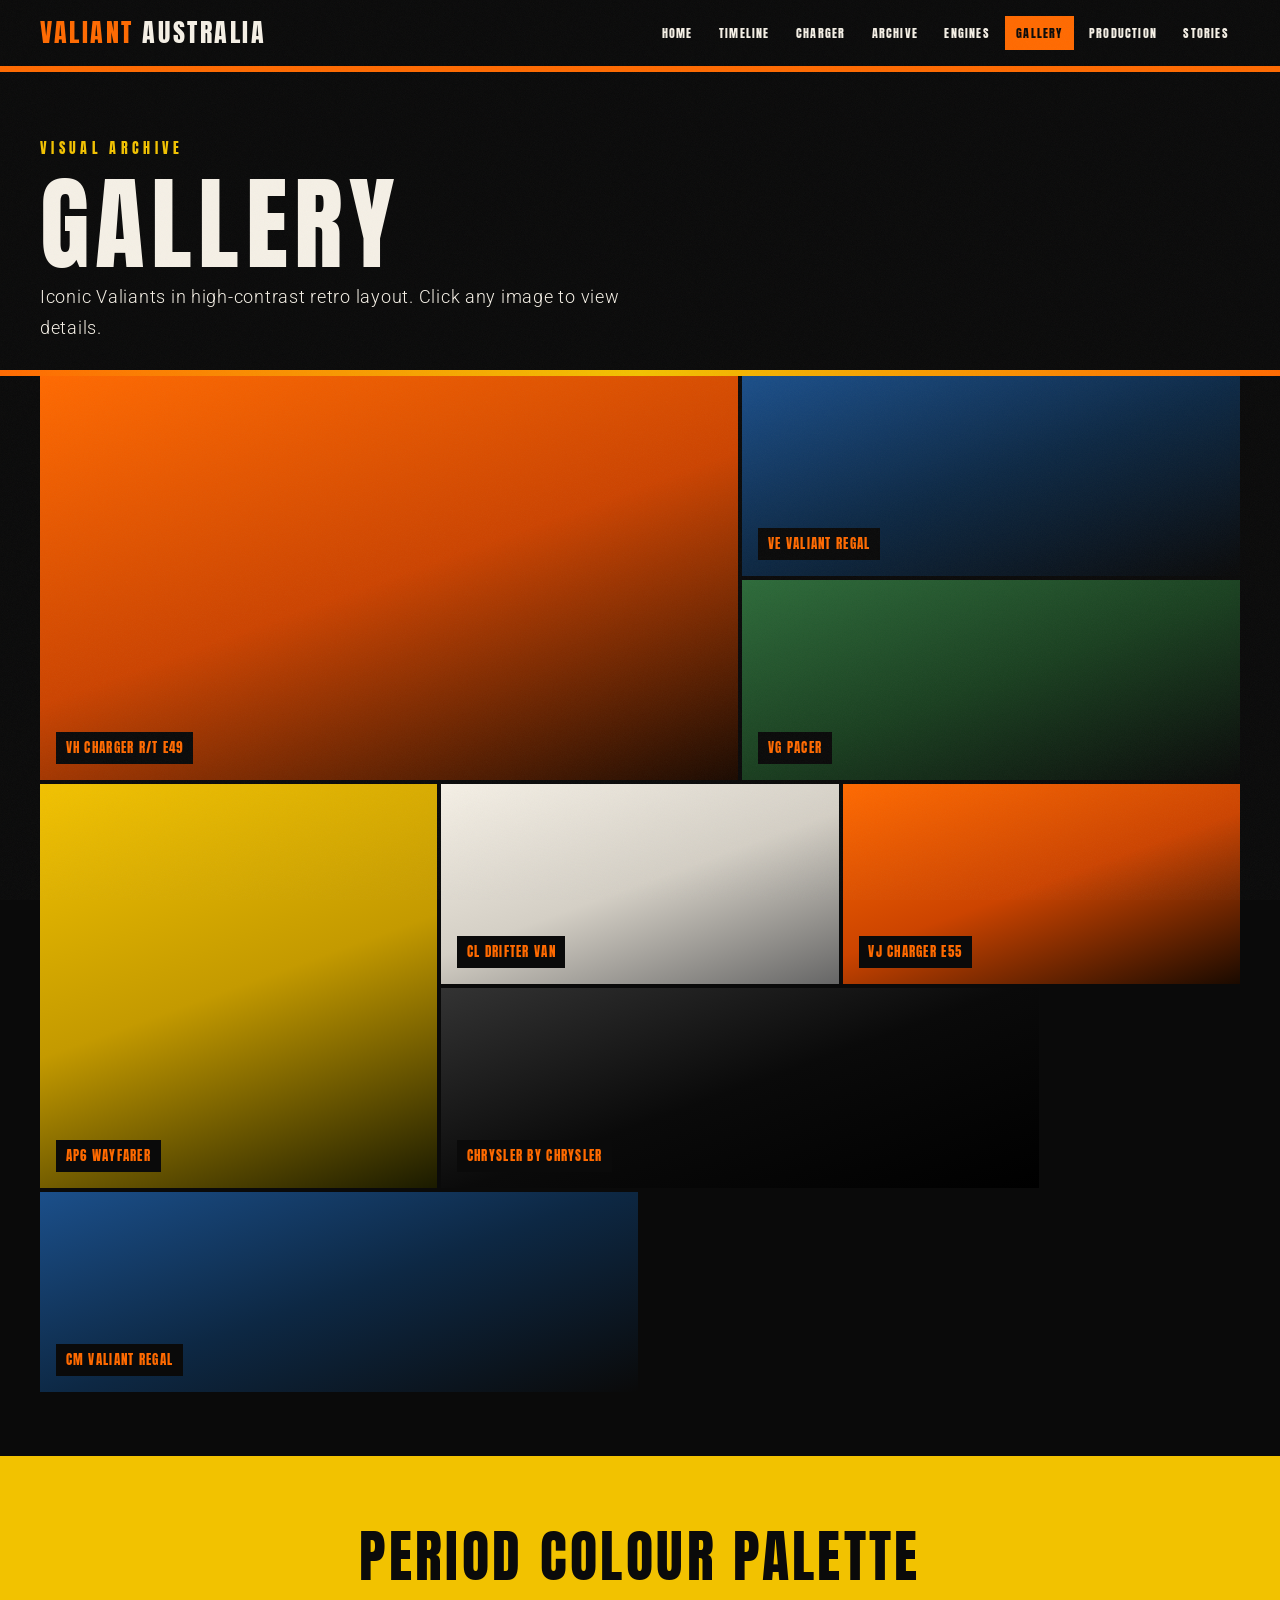
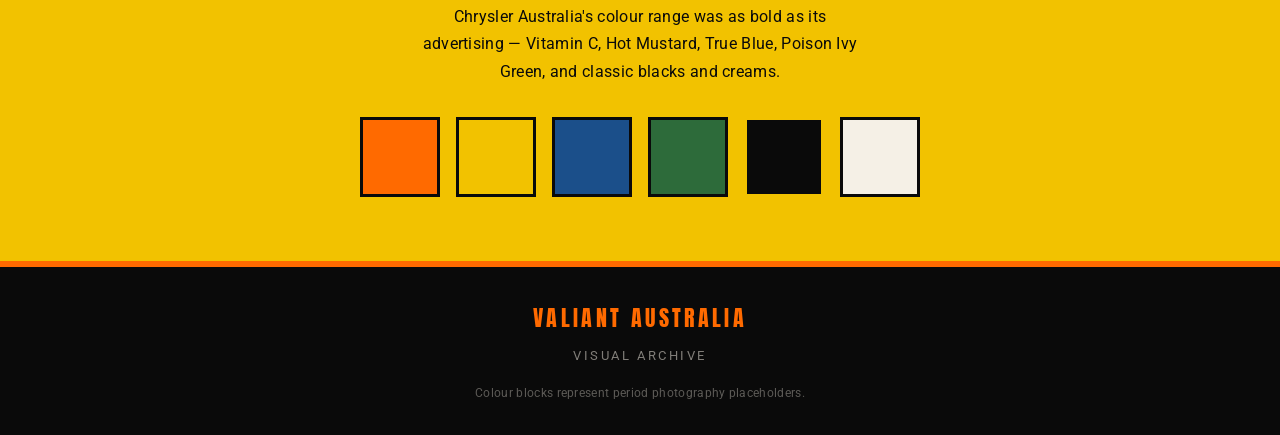
<file: gallery.html>
<!DOCTYPE html>
<html lang="en-AU">
<head>
  <meta charset="UTF-8">
  <meta name="viewport" content="width=device-width, initial-scale=1.0">
  <title>Gallery — Valiant Australia</title>
  <meta name="description" content="High-contrast retro gallery of iconic Chrysler Valiant models.">
  <link rel="stylesheet" href="css/styles.css">
</head>
<body>

  <nav class="nav">
    <div class="nav__inner">
      <a href="index.html" class="nav__logo">Valiant <span>Australia</span></a>
      <button class="nav__toggle" aria-label="Toggle menu">Menu</button>
      <ul class="nav__links">
        <li><a href="index.html">Home</a></li>
        <li><a href="timeline.html">Timeline</a></li>
        <li><a href="charger.html">Charger</a></li>
        <li><a href="archive.html">Archive</a></li>
        <li><a href="engines.html">Engines</a></li>
        <li><a href="gallery.html">Gallery</a></li>
        <li><a href="production.html">Production</a></li>
        <li><a href="stories.html">Stories</a></li>
      </ul>
    </div>
  </nav>

  <header class="page-header">
    <div class="container">
      <p class="page-header__label">Visual Archive</p>
      <h1>Gallery</h1>
      <p class="lead">Iconic Valiants in high-contrast retro layout. Click any image to view details.</p>
    </div>
  </header>

  <section class="section" style="padding-top: 0;">
    <div class="container">
      <div class="gallery-grid" id="gallery-grid"></div>
    </div>
  </section>

  <hr class="separator separator--mustard">

  <section class="section section--mustard">
    <div class="container" style="text-align: center;">
      <h2 style="color: var(--black);">Period Colour Palette</h2>
      <p style="color: var(--black); margin-top: 1rem; max-width: 50ch; margin-inline: auto;">
        Chrysler Australia's colour range was as bold as its advertising — Vitamin C, Hot Mustard,
        True Blue, Poison Ivy Green, and classic blacks and creams.
      </p>
      <div style="display: flex; justify-content: center; gap: 1rem; margin-top: 2rem; flex-wrap: wrap;">
        <div style="width: 80px; height: 80px; background: #FF6A00; border: 3px solid #0A0A0A;" title="Vitamin C"></div>
        <div style="width: 80px; height: 80px; background: #F2C200; border: 3px solid #0A0A0A;" title="Hot Mustard"></div>
        <div style="width: 80px; height: 80px; background: #1B4F8A; border: 3px solid #0A0A0A;" title="True Blue"></div>
        <div style="width: 80px; height: 80px; background: #2D6B3A; border: 3px solid #0A0A0A;" title="Poison Ivy"></div>
        <div style="width: 80px; height: 80px; background: #0A0A0A; border: 3px solid #F2C200;" title="Black"></div>
        <div style="width: 80px; height: 80px; background: #F5F0E6; border: 3px solid #0A0A0A;" title="Cream"></div>
      </div>
    </div>
  </section>

  <!-- Lightbox -->
  <div class="lightbox" id="lightbox" role="dialog" aria-modal="true">
    <button class="lightbox__close">Close</button>
    <div class="lightbox__content">
      <div class="lightbox__visual gv-orange"></div>
      <h2 class="lightbox__title"></h2>
      <p class="lightbox__desc" style="color: var(--cream); margin-top: 0.5rem;"></p>
    </div>
  </div>

  <footer class="footer">
    <div class="container">
      <div class="footer__brand">Valiant Australia</div>
      <div class="footer__tagline">Visual Archive</div>
      <div class="footer__copy">Colour blocks represent period photography placeholders.</div>
    </div>
  </footer>

  <script src="js/main.js"></script>
  <script src="js/gallery.js"></script>
</body>
</html>
</file>
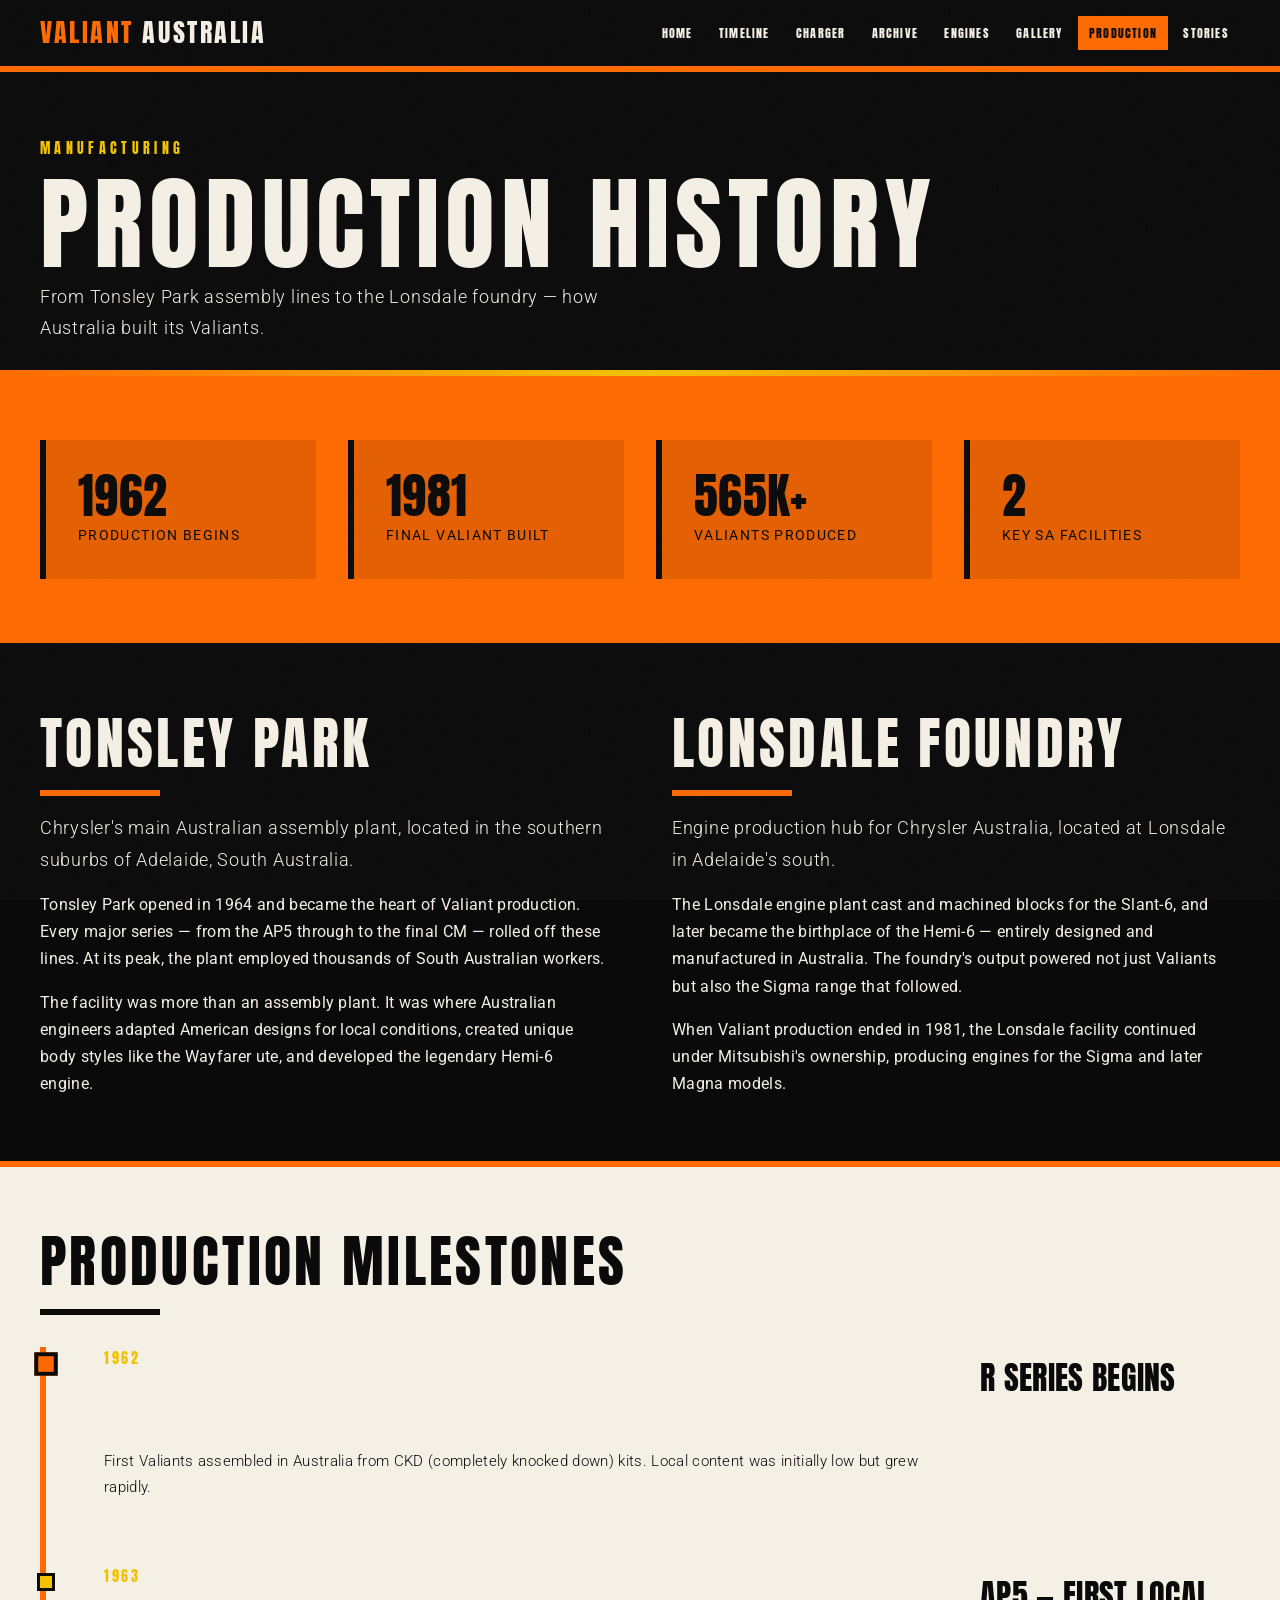
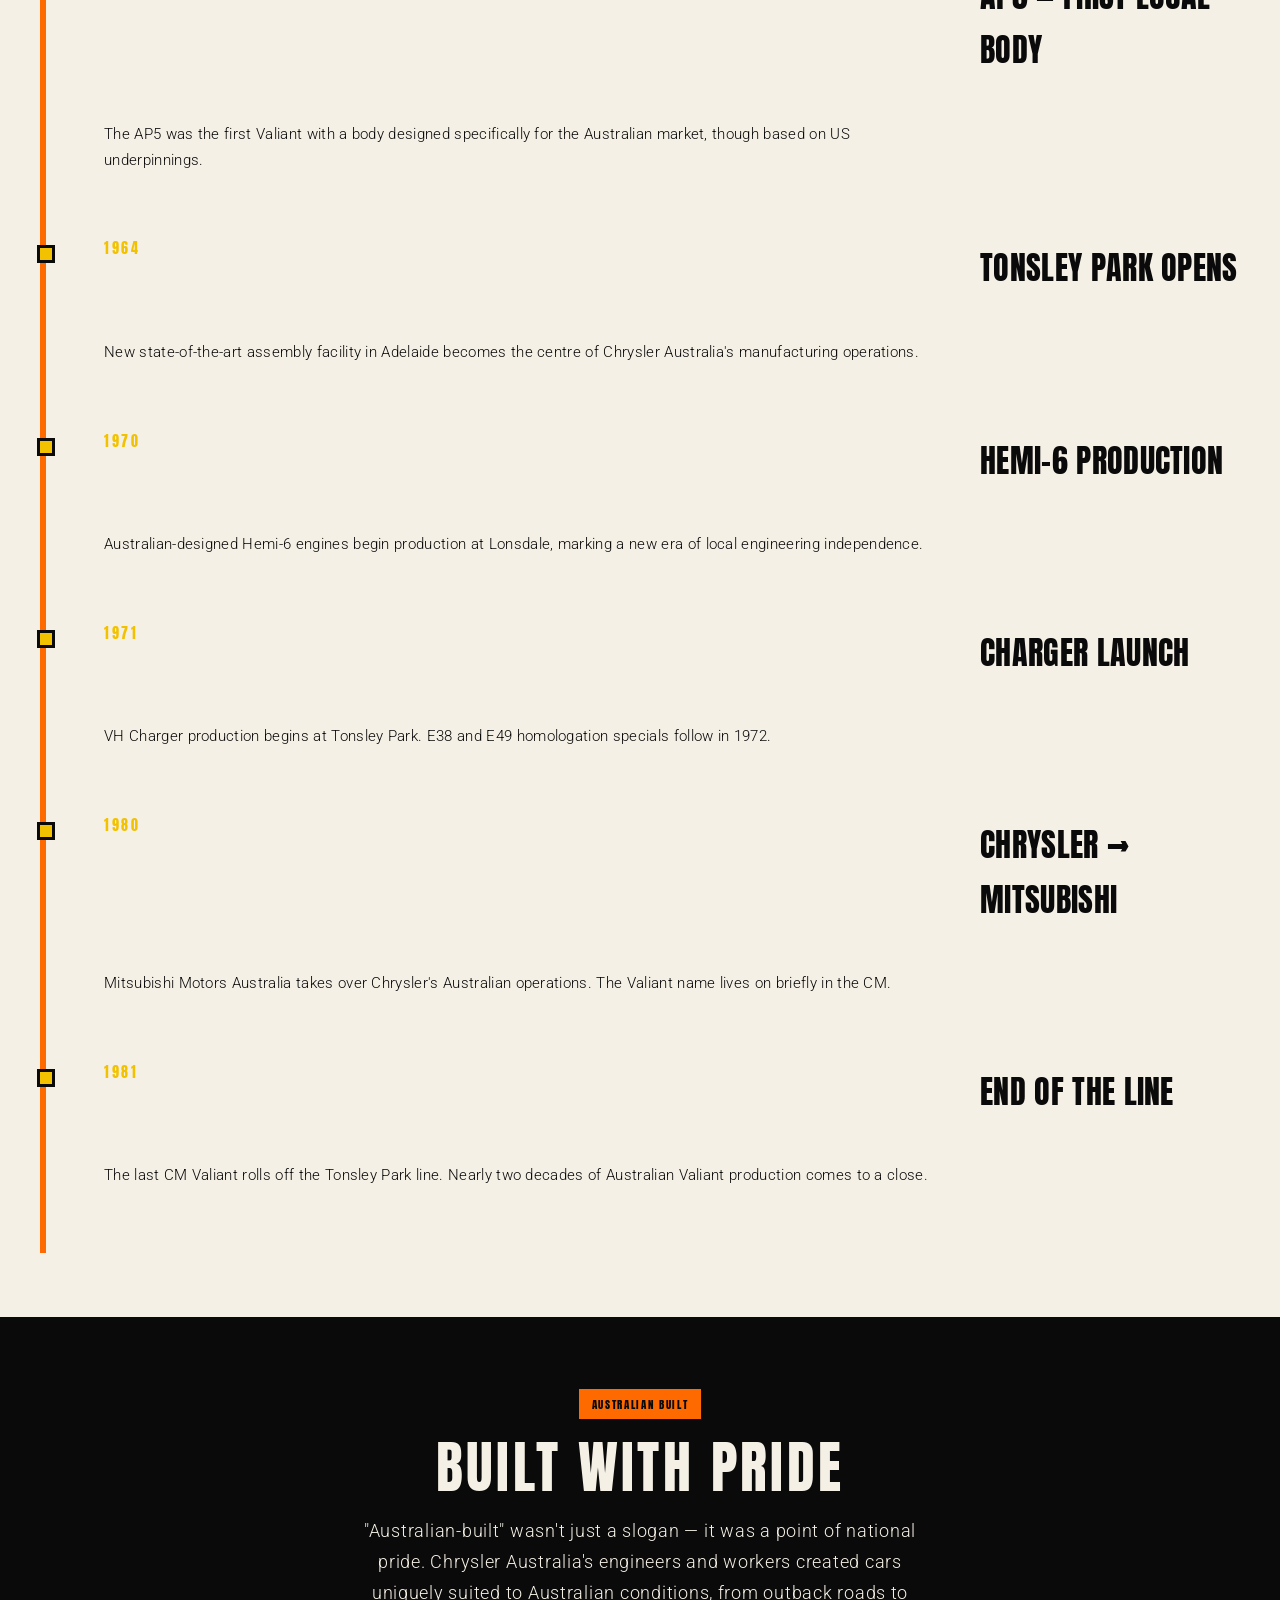
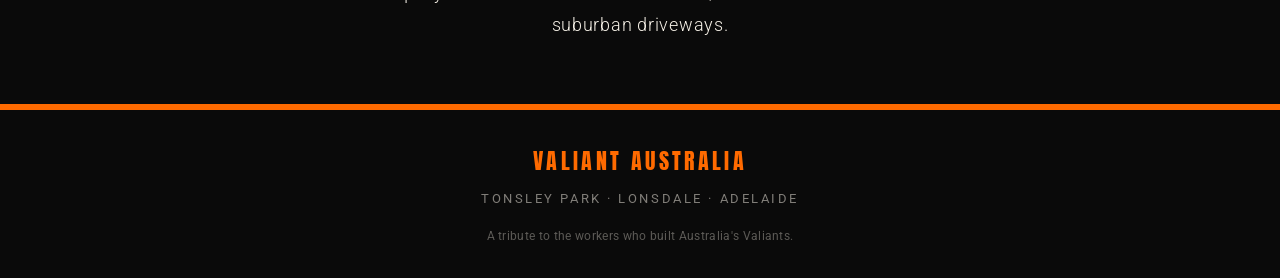
<file: production.html>
<!DOCTYPE html>
<html lang="en-AU">
<head>
  <meta charset="UTF-8">
  <meta name="viewport" content="width=device-width, initial-scale=1.0">
  <title>Production History — Valiant Australia</title>
  <meta name="description" content="Tonsley Park and Lonsdale — the story of Australian Valiant manufacturing.">
  <link rel="stylesheet" href="css/styles.css">
</head>
<body>

  <nav class="nav">
    <div class="nav__inner">
      <a href="index.html" class="nav__logo">Valiant <span>Australia</span></a>
      <button class="nav__toggle" aria-label="Toggle menu">Menu</button>
      <ul class="nav__links">
        <li><a href="index.html">Home</a></li>
        <li><a href="timeline.html">Timeline</a></li>
        <li><a href="charger.html">Charger</a></li>
        <li><a href="archive.html">Archive</a></li>
        <li><a href="engines.html">Engines</a></li>
        <li><a href="gallery.html">Gallery</a></li>
        <li><a href="production.html">Production</a></li>
        <li><a href="stories.html">Stories</a></li>
      </ul>
    </div>
  </nav>

  <header class="page-header">
    <div class="container">
      <p class="page-header__label">Manufacturing</p>
      <h1>Production History</h1>
      <p class="lead">From Tonsley Park assembly lines to the Lonsdale foundry — how Australia built its Valiants.</p>
    </div>
  </header>

  <section class="section section--orange">
    <div class="container">
      <div class="fact-grid">
        <div class="fact-box" style="background: rgba(0,0,0,0.1); border-color: var(--black);">
          <div class="fact-box__number" style="color: var(--black);">1962</div>
          <div class="fact-box__label" style="color: var(--black);">Production Begins</div>
        </div>
        <div class="fact-box" style="background: rgba(0,0,0,0.1); border-color: var(--black);">
          <div class="fact-box__number" style="color: var(--black);">1981</div>
          <div class="fact-box__label" style="color: var(--black);">Final Valiant Built</div>
        </div>
        <div class="fact-box" style="background: rgba(0,0,0,0.1); border-color: var(--black);">
          <div class="fact-box__number" style="color: var(--black);">565K+</div>
          <div class="fact-box__label" style="color: var(--black);">Valiants Produced</div>
        </div>
        <div class="fact-box" style="background: rgba(0,0,0,0.1); border-color: var(--black);">
          <div class="fact-box__number" style="color: var(--black);">2</div>
          <div class="fact-box__label" style="color: var(--black);">Key SA Facilities</div>
        </div>
      </div>
    </div>
  </section>

  <hr class="separator separator--black">

  <section class="section">
    <div class="container two-col">
      <div>
        <h2>Tonsley Park</h2>
        <hr class="separator separator--short">
        <p class="lead">
          Chrysler's main Australian assembly plant, located in the southern suburbs of Adelaide, South Australia.
        </p>
        <p style="margin-top: 1rem;">
          Tonsley Park opened in 1964 and became the heart of Valiant production. Every major series —
          from the AP5 through to the final CM — rolled off these lines. At its peak, the plant employed
          thousands of South Australian workers.
        </p>
        <p style="margin-top: 1rem;">
          The facility was more than an assembly plant. It was where Australian engineers adapted
          American designs for local conditions, created unique body styles like the Wayfarer ute,
          and developed the legendary Hemi-6 engine.
        </p>
      </div>
      <div>
        <h2>Lonsdale Foundry</h2>
        <hr class="separator separator--short">
        <p class="lead">
          Engine production hub for Chrysler Australia, located at Lonsdale in Adelaide's south.
        </p>
        <p style="margin-top: 1rem;">
          The Lonsdale engine plant cast and machined blocks for the Slant-6, and later became
          the birthplace of the Hemi-6 — entirely designed and manufactured in Australia. The
          foundry's output powered not just Valiants but also the Sigma range that followed.
        </p>
        <p style="margin-top: 1rem;">
          When Valiant production ended in 1981, the Lonsdale facility continued under Mitsubishi's
          ownership, producing engines for the Sigma and later Magna models.
        </p>
      </div>
    </div>
  </section>

  <hr class="separator">

  <section class="section section--cream">
    <div class="container">
      <h2>Production Milestones</h2>
      <hr class="separator separator--short separator--black">
      <div class="timeline" style="margin-top: 2rem;">
        <div class="timeline__item active">
          <div class="timeline__era">1962</div>
          <div class="timeline__model">R Series Begins</div>
          <div class="timeline__detail" style="max-height: none; margin-top: 0.5rem;">
            <p class="card__body" style="color: var(--black);">First Valiants assembled in Australia from CKD (completely knocked down) kits. Local content was initially low but grew rapidly.</p>
          </div>
        </div>
        <div class="timeline__item">
          <div class="timeline__era">1963</div>
          <div class="timeline__model">AP5 — First Local Body</div>
          <div class="timeline__detail" style="max-height: none; margin-top: 0.5rem;">
            <p class="card__body" style="color: var(--black);">The AP5 was the first Valiant with a body designed specifically for the Australian market, though based on US underpinnings.</p>
          </div>
        </div>
        <div class="timeline__item">
          <div class="timeline__era">1964</div>
          <div class="timeline__model">Tonsley Park Opens</div>
          <div class="timeline__detail" style="max-height: none; margin-top: 0.5rem;">
            <p class="card__body" style="color: var(--black);">New state-of-the-art assembly facility in Adelaide becomes the centre of Chrysler Australia's manufacturing operations.</p>
          </div>
        </div>
        <div class="timeline__item">
          <div class="timeline__era">1970</div>
          <div class="timeline__model">Hemi-6 Production</div>
          <div class="timeline__detail" style="max-height: none; margin-top: 0.5rem;">
            <p class="card__body" style="color: var(--black);">Australian-designed Hemi-6 engines begin production at Lonsdale, marking a new era of local engineering independence.</p>
          </div>
        </div>
        <div class="timeline__item">
          <div class="timeline__era">1971</div>
          <div class="timeline__model">Charger Launch</div>
          <div class="timeline__detail" style="max-height: none; margin-top: 0.5rem;">
            <p class="card__body" style="color: var(--black);">VH Charger production begins at Tonsley Park. E38 and E49 homologation specials follow in 1972.</p>
          </div>
        </div>
        <div class="timeline__item">
          <div class="timeline__era">1980</div>
          <div class="timeline__model">Chrysler → Mitsubishi</div>
          <div class="timeline__detail" style="max-height: none; margin-top: 0.5rem;">
            <p class="card__body" style="color: var(--black);">Mitsubishi Motors Australia takes over Chrysler's Australian operations. The Valiant name lives on briefly in the CM.</p>
          </div>
        </div>
        <div class="timeline__item">
          <div class="timeline__era">1981</div>
          <div class="timeline__model">End of the Line</div>
          <div class="timeline__detail" style="max-height: none; margin-top: 0.5rem;">
            <p class="card__body" style="color: var(--black);">The last CM Valiant rolls off the Tonsley Park line. Nearly two decades of Australian Valiant production comes to a close.</p>
          </div>
        </div>
      </div>
    </div>
  </section>

  <hr class="separator separator--black">

  <section class="section">
    <div class="container" style="text-align: center;">
      <span class="badge badge--orange">Australian Built</span>
      <h2 style="margin-top: 1rem;">Built With Pride</h2>
      <p class="lead" style="margin-inline: auto; margin-top: 1rem;">
        "Australian-built" wasn't just a slogan — it was a point of national pride. Chrysler Australia's
        engineers and workers created cars uniquely suited to Australian conditions, from outback roads
        to suburban driveways.
      </p>
    </div>
  </section>

  <footer class="footer">
    <div class="container">
      <div class="footer__brand">Valiant Australia</div>
      <div class="footer__tagline">Tonsley Park · Lonsdale · Adelaide</div>
      <div class="footer__copy">A tribute to the workers who built Australia's Valiants.</div>
    </div>
  </footer>

  <script src="js/main.js"></script>
</body>
</html>
</file>
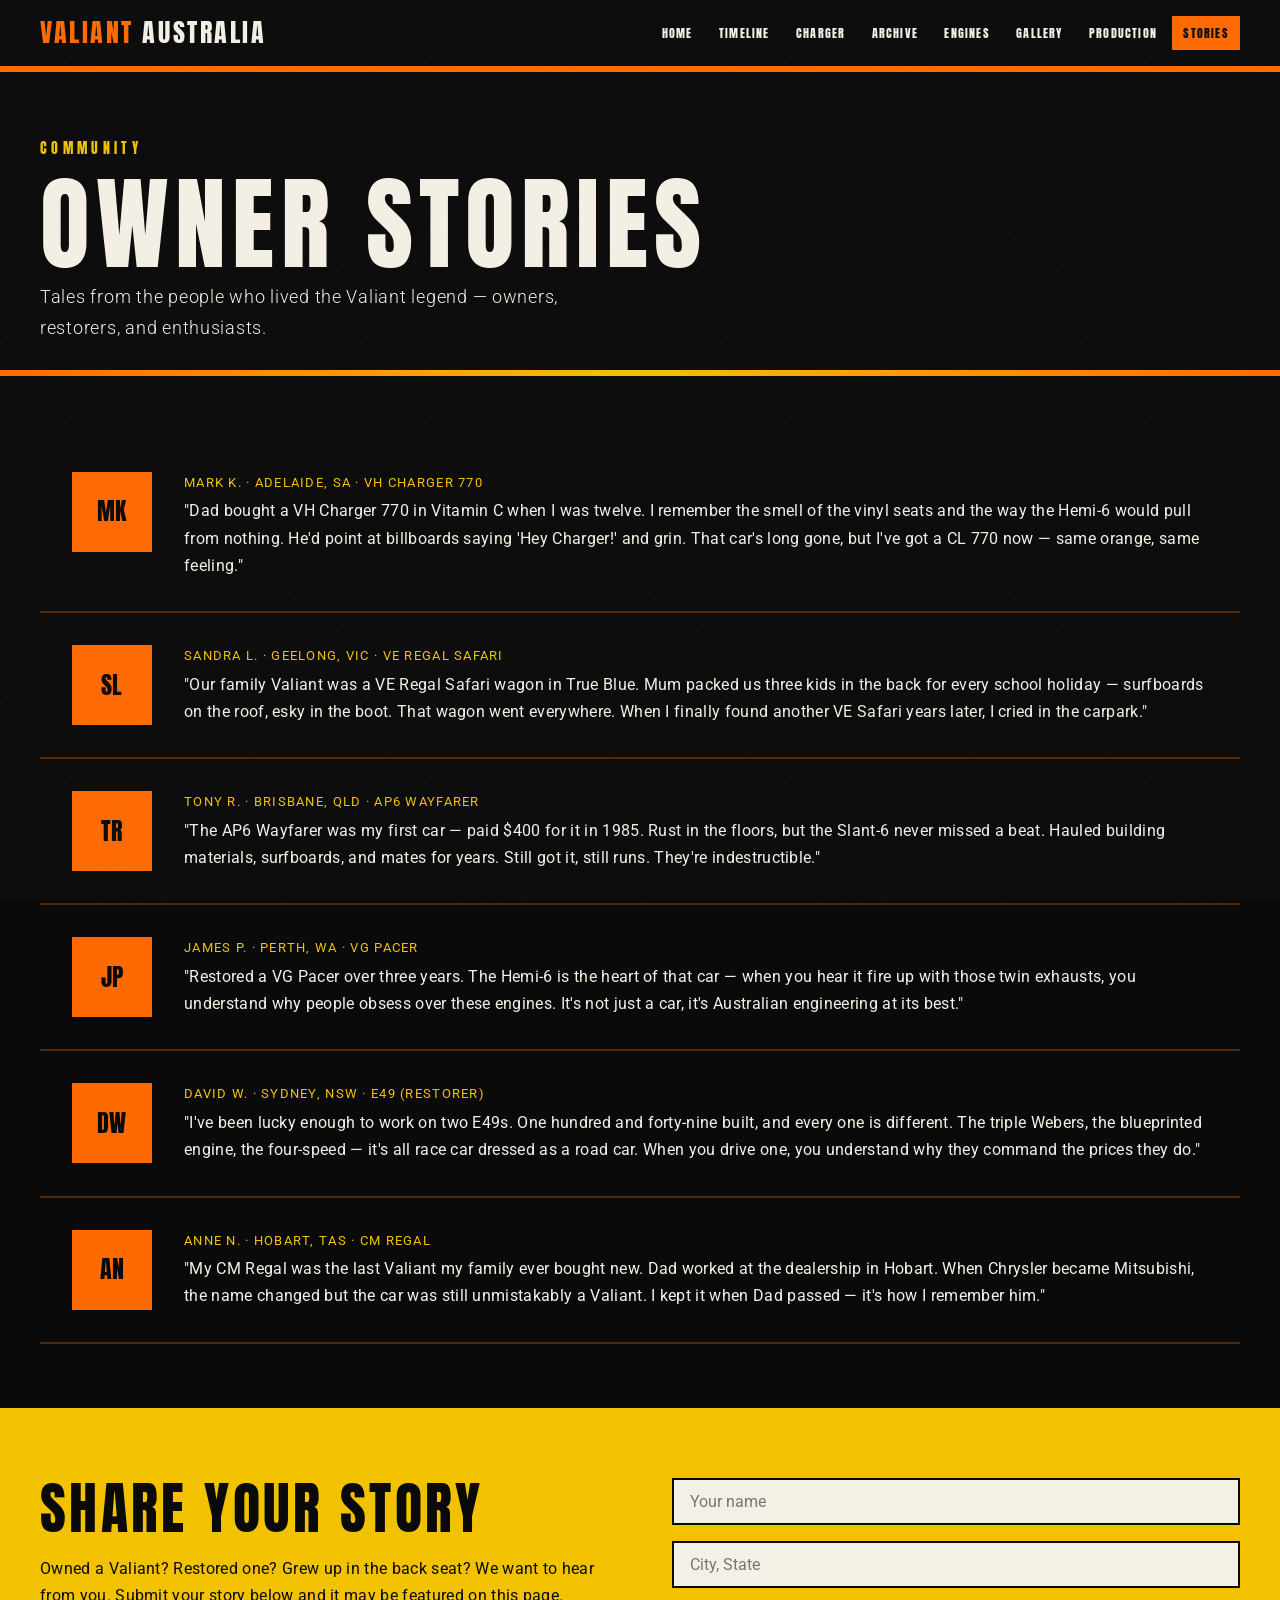
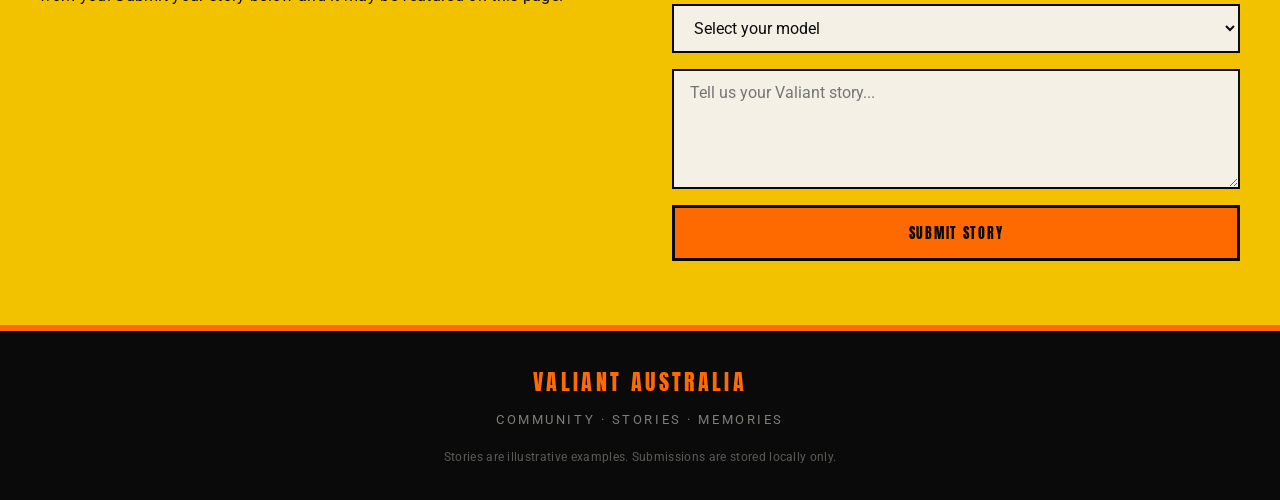
<file: stories.html>
<!DOCTYPE html>
<html lang="en-AU">
<head>
  <meta charset="UTF-8">
  <meta name="viewport" content="width=device-width, initial-scale=1.0">
  <title>Owner Stories — Valiant Australia</title>
  <meta name="description" content="Community stories from Valiant owners and enthusiasts across Australia.">
  <link rel="stylesheet" href="css/styles.css">
</head>
<body>

  <nav class="nav">
    <div class="nav__inner">
      <a href="index.html" class="nav__logo">Valiant <span>Australia</span></a>
      <button class="nav__toggle" aria-label="Toggle menu">Menu</button>
      <ul class="nav__links">
        <li><a href="index.html">Home</a></li>
        <li><a href="timeline.html">Timeline</a></li>
        <li><a href="charger.html">Charger</a></li>
        <li><a href="archive.html">Archive</a></li>
        <li><a href="engines.html">Engines</a></li>
        <li><a href="gallery.html">Gallery</a></li>
        <li><a href="production.html">Production</a></li>
        <li><a href="stories.html">Stories</a></li>
      </ul>
    </div>
  </nav>

  <header class="page-header">
    <div class="container">
      <p class="page-header__label">Community</p>
      <h1>Owner Stories</h1>
      <p class="lead">Tales from the people who lived the Valiant legend — owners, restorers, and enthusiasts.</p>
    </div>
  </header>

  <section class="section">
    <div class="container">
      <div class="story-card">
        <div class="story-card__avatar">MK</div>
        <div>
          <div class="story-card__meta">Mark K. · Adelaide, SA · VH Charger 770</div>
          <p>
            "Dad bought a VH Charger 770 in Vitamin C when I was twelve. I remember the smell of
            the vinyl seats and the way the Hemi-6 would pull from nothing. He'd point at billboards
            saying 'Hey Charger!' and grin. That car's long gone, but I've got a CL 770 now —
            same orange, same feeling."
          </p>
        </div>
      </div>

      <div class="story-card">
        <div class="story-card__avatar">SL</div>
        <div>
          <div class="story-card__meta">Sandra L. · Geelong, VIC · VE Regal Safari</div>
          <p>
            "Our family Valiant was a VE Regal Safari wagon in True Blue. Mum packed us three kids
            in the back for every school holiday — surfboards on the roof, esky in the boot.
            That wagon went everywhere. When I finally found another VE Safari years later, I cried
            in the carpark."
          </p>
        </div>
      </div>

      <div class="story-card">
        <div class="story-card__avatar">TR</div>
        <div>
          <div class="story-card__meta">Tony R. · Brisbane, QLD · AP6 Wayfarer</div>
          <p>
            "The AP6 Wayfarer was my first car — paid $400 for it in 1985. Rust in the floors,
            but the Slant-6 never missed a beat. Hauled building materials, surfboards, and mates
            for years. Still got it, still runs. They're indestructible."
          </p>
        </div>
      </div>

      <div class="story-card">
        <div class="story-card__avatar">JP</div>
        <div>
          <div class="story-card__meta">James P. · Perth, WA · VG Pacer</div>
          <p>
            "Restored a VG Pacer over three years. The Hemi-6 is the heart of that car — when you
            hear it fire up with those twin exhausts, you understand why people obsess over these
            engines. It's not just a car, it's Australian engineering at its best."
          </p>
        </div>
      </div>

      <div class="story-card">
        <div class="story-card__avatar">DW</div>
        <div>
          <div class="story-card__meta">David W. · Sydney, NSW · E49 (Restorer)</div>
          <p>
            "I've been lucky enough to work on two E49s. One hundred and forty-nine built, and
            every one is different. The triple Webers, the blueprinted engine, the four-speed —
            it's all race car dressed as a road car. When you drive one, you understand why they
            command the prices they do."
          </p>
        </div>
      </div>

      <div class="story-card">
        <div class="story-card__avatar">AN</div>
        <div>
          <div class="story-card__meta">Anne N. · Hobart, TAS · CM Regal</div>
          <p>
            "My CM Regal was the last Valiant my family ever bought new. Dad worked at the dealership
            in Hobart. When Chrysler became Mitsubishi, the name changed but the car was still
            unmistakably a Valiant. I kept it when Dad passed — it's how I remember him."
          </p>
        </div>
      </div>
    </div>
  </section>

  <hr class="separator separator--mustard">

  <section class="section section--mustard">
    <div class="container two-col">
      <div>
        <h2 style="color: var(--black);">Share Your Story</h2>
        <p style="color: var(--black); margin-top: 1rem;">
          Owned a Valiant? Restored one? Grew up in the back seat? We want to hear from you.
          Submit your story below and it may be featured on this page.
        </p>
      </div>
      <form class="story-form" id="story-form">
        <input type="text" name="name" placeholder="Your name" required>
        <input type="text" name="location" placeholder="City, State" required>
        <select name="model" required>
          <option value="">Select your model</option>
          <option>R Series (RV1)</option>
          <option>S Series (SV1)</option>
          <option>AP5</option>
          <option>AP6</option>
          <option>VC</option>
          <option>VE</option>
          <option>VF</option>
          <option>VG / Pacer</option>
          <option>VH Charger</option>
          <option>VJ Charger</option>
          <option>VK</option>
          <option>CL</option>
          <option>CM</option>
          <option>Chrysler by Chrysler</option>
          <option>Other</option>
        </select>
        <textarea name="story" placeholder="Tell us your Valiant story..." required></textarea>
        <button type="submit" class="btn btn--primary">Submit Story</button>
      </form>
    </div>
  </section>

  <div id="story-toast" style="display:none; position:fixed; bottom:2rem; right:2rem; background:var(--vitamin-c); color:var(--black); padding:1rem 2rem; border:3px solid var(--black); font-family:var(--font-heading); text-transform:uppercase; letter-spacing:0.1em; z-index:10001;">
    Story submitted — thank you!
  </div>

  <footer class="footer">
    <div class="container">
      <div class="footer__brand">Valiant Australia</div>
      <div class="footer__tagline">Community · Stories · Memories</div>
      <div class="footer__copy">Stories are illustrative examples. Submissions are stored locally only.</div>
    </div>
  </footer>

  <script src="js/main.js"></script>
  <script>
    document.getElementById('story-form')?.addEventListener('submit', (e) => {
      e.preventDefault();
      const toast = document.getElementById('story-toast');
      toast.style.display = 'block';
      e.target.reset();
      setTimeout(() => { toast.style.display = 'none'; }, 4000);
    });
  </script>
</body>
</html>
</file>
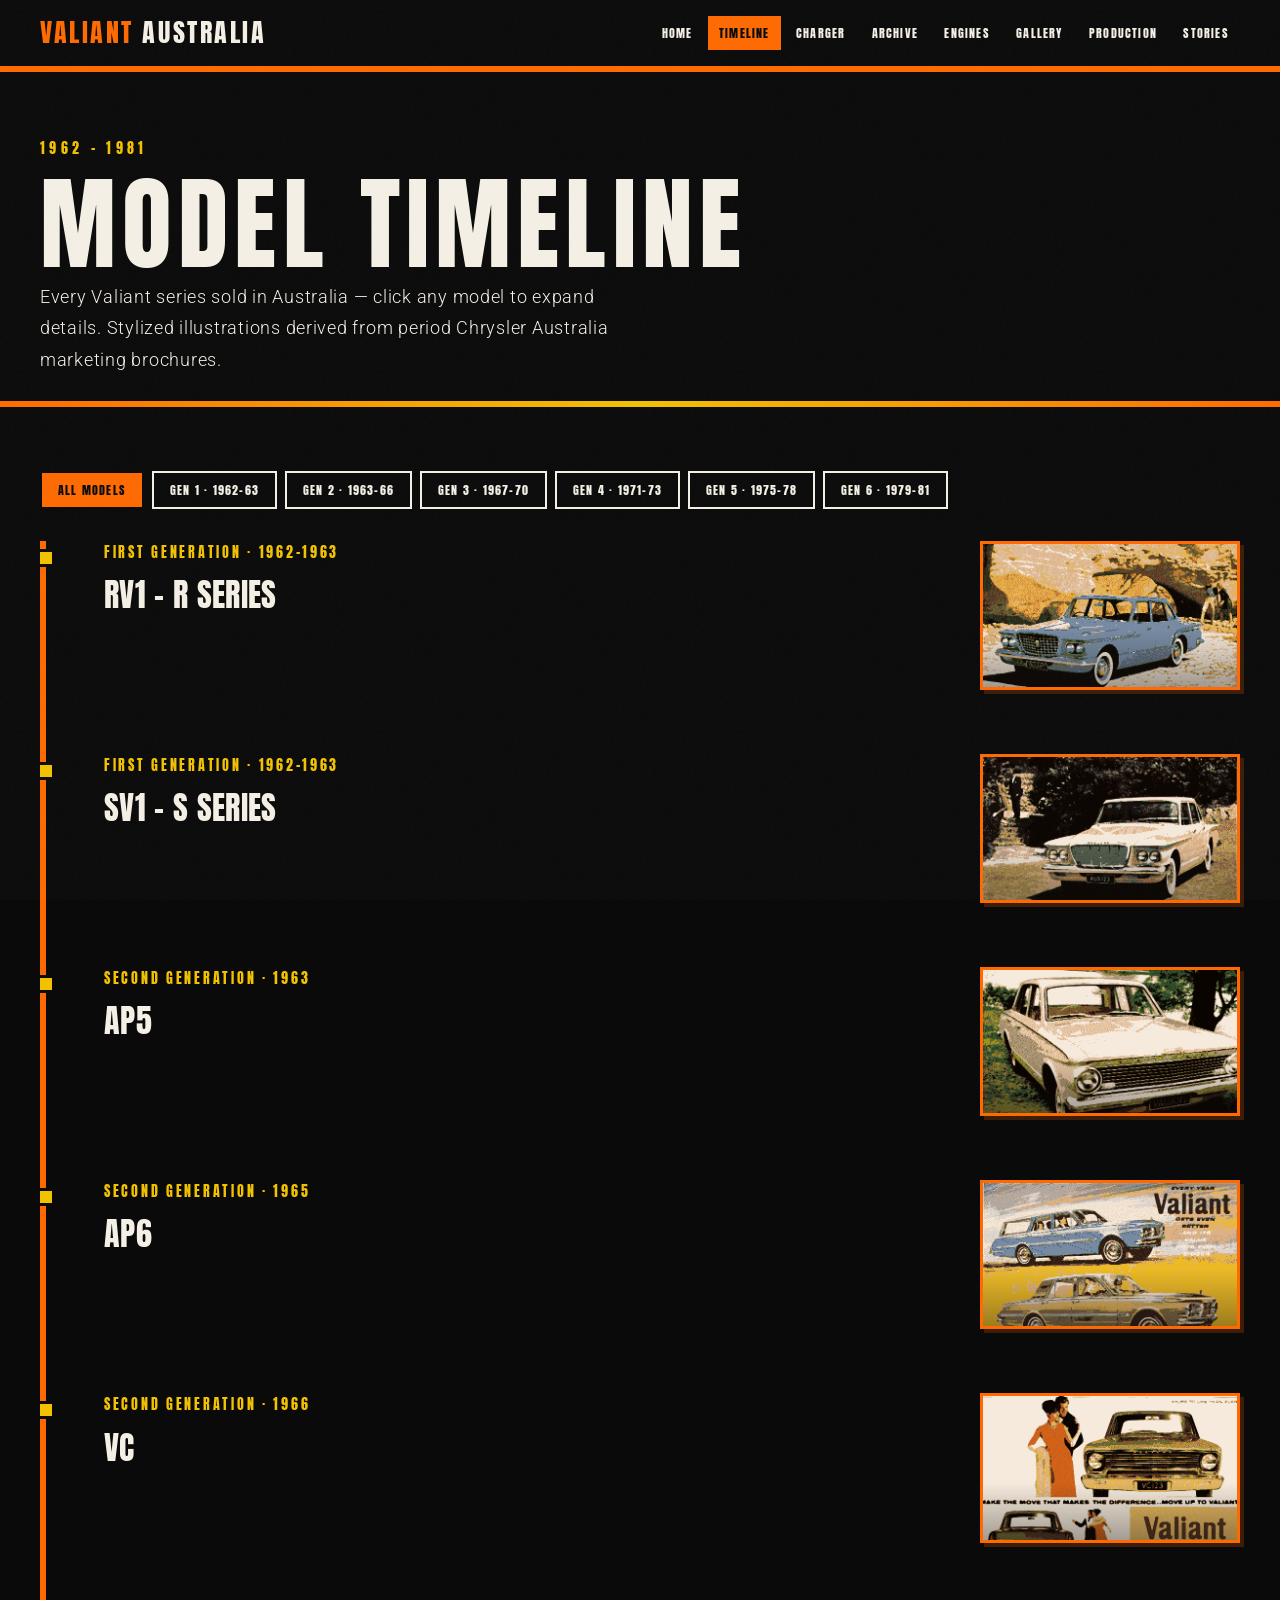
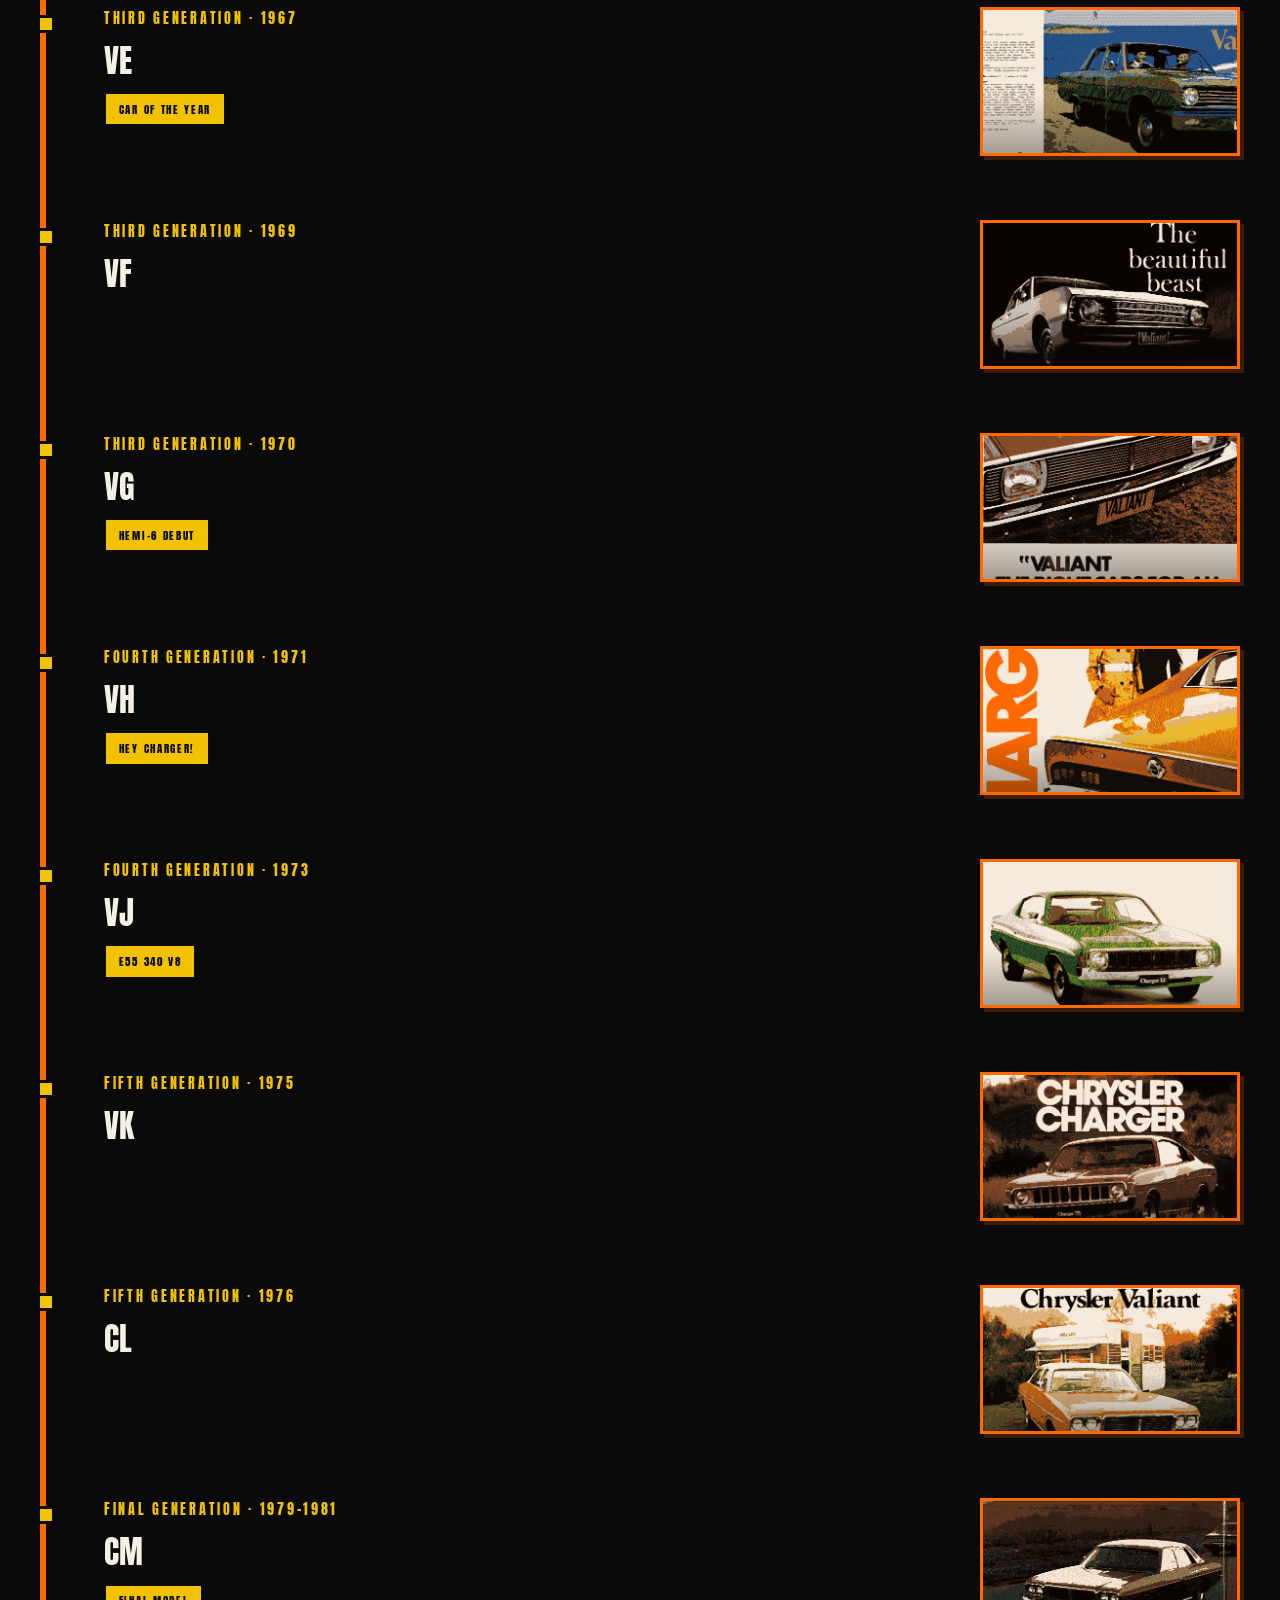
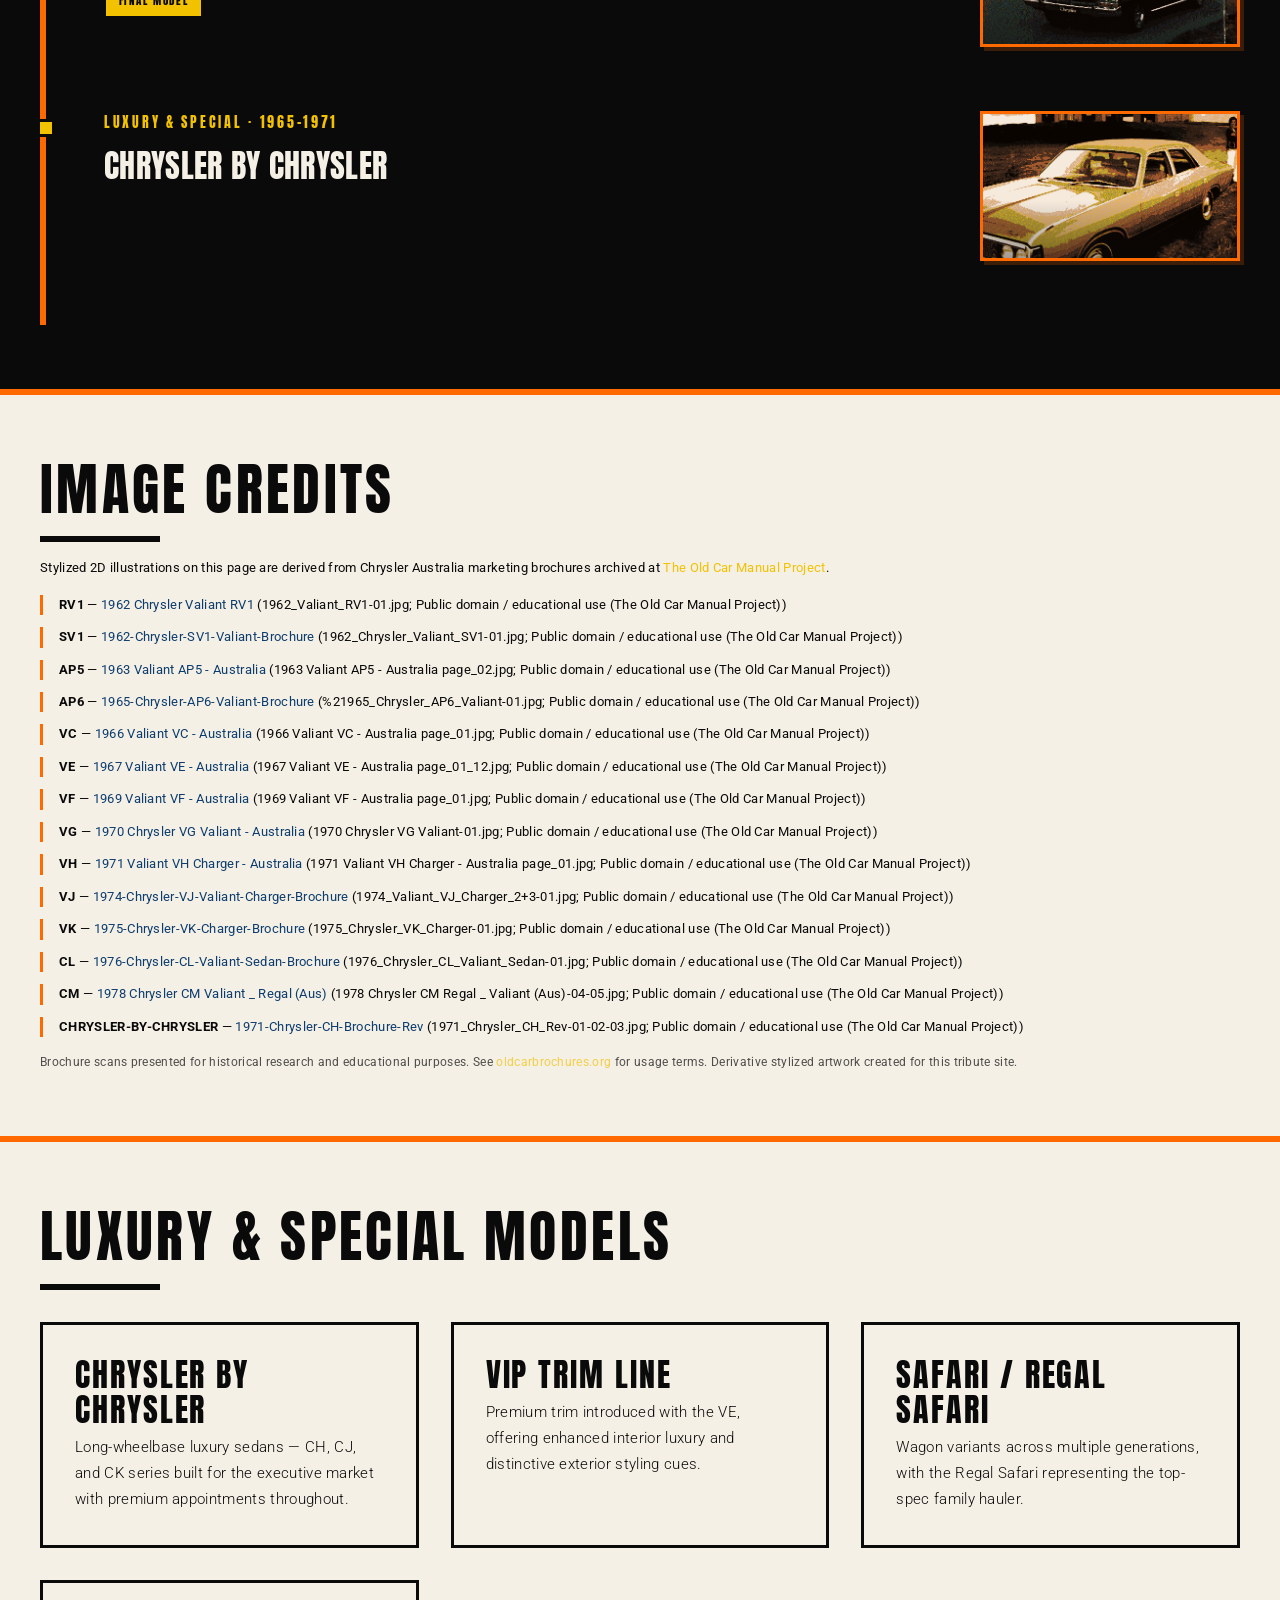
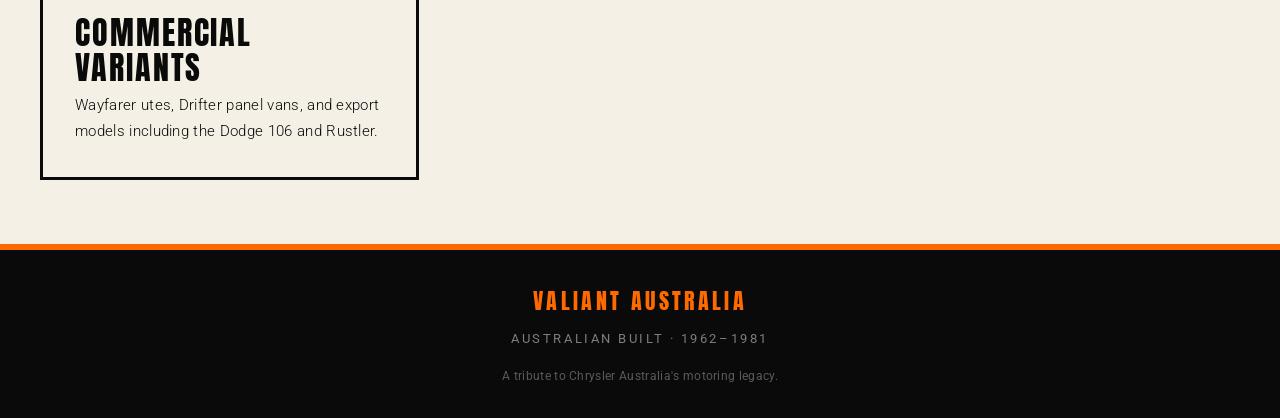
<file: timeline.html>
<!DOCTYPE html>
<html lang="en-AU">
<head>
  <meta charset="UTF-8">
  <meta name="viewport" content="width=device-width, initial-scale=1.0">
  <title>Model Timeline — Valiant Australia</title>
  <meta name="description" content="Interactive timeline of every Chrysler Valiant model sold in Australia, 1962–1981.">
  <link rel="stylesheet" href="css/styles.css">
</head>
<body>

  <nav class="nav">
    <div class="nav__inner">
      <a href="index.html" class="nav__logo">Valiant <span>Australia</span></a>
      <button class="nav__toggle" aria-label="Toggle menu">Menu</button>
      <ul class="nav__links">
        <li><a href="index.html">Home</a></li>
        <li><a href="timeline.html">Timeline</a></li>
        <li><a href="charger.html">Charger</a></li>
        <li><a href="archive.html">Archive</a></li>
        <li><a href="engines.html">Engines</a></li>
        <li><a href="gallery.html">Gallery</a></li>
        <li><a href="production.html">Production</a></li>
        <li><a href="stories.html">Stories</a></li>
      </ul>
    </div>
  </nav>

  <header class="page-header">
    <div class="container">
      <p class="page-header__label">1962 – 1981</p>
      <h1>Model Timeline</h1>
      <p class="lead">Every Valiant series sold in Australia — click any model to expand details. Stylized illustrations derived from period Chrysler Australia marketing brochures.</p>
    </div>
  </header>

  <section class="section">
    <div class="container">
      <div class="filter-bar">
        <button class="filter-btn active" data-gen="all">All Models</button>
        <button class="filter-btn" data-gen="1">Gen 1 · 1962–63</button>
        <button class="filter-btn" data-gen="2">Gen 2 · 1963–66</button>
        <button class="filter-btn" data-gen="3">Gen 3 · 1967–70</button>
        <button class="filter-btn" data-gen="4">Gen 4 · 1971–73</button>
        <button class="filter-btn" data-gen="5">Gen 5 · 1975–78</button>
        <button class="filter-btn" data-gen="6">Gen 6 · 1979–81</button>
      </div>

      <div class="timeline" id="timeline-container"></div>
    </div>
  </section>

  <hr class="separator">

  <section class="section section--cream">
    <div class="container attributions">
      <h2>Image Credits</h2>
      <hr class="separator separator--short separator--black">
      <p style="margin-top: 1rem;">
        Stylized 2D illustrations on this page are derived from Chrysler Australia marketing brochures
        archived at
        <a href="https://www.oldcarbrochures.org/Australia/Chrysler/Chrysler/index.html" target="_blank" rel="noopener">The Old Car Manual Project</a>.
      </p>
      <ul class="attributions__list" id="attributions-list"></ul>
      <p class="attributions__note">
        Brochure scans presented for historical research and educational purposes.
        See <a href="https://www.oldcarbrochures.org/" target="_blank" rel="noopener">oldcarbrochures.org</a>
        for usage terms. Derivative stylized artwork created for this tribute site.
      </p>
    </div>
  </section>

  <hr class="separator">

  <section class="section section--cream">
    <div class="container">
      <h2>Luxury &amp; Special Models</h2>
      <hr class="separator separator--short separator--black">
      <div class="card-grid" style="margin-top: 2rem;">
        <div class="card card--cream">
          <h3 class="card__title">Chrysler by Chrysler</h3>
          <p class="card__body">Long-wheelbase luxury sedans — CH, CJ, and CK series built for the executive market with premium appointments throughout.</p>
        </div>
        <div class="card card--cream">
          <h3 class="card__title">VIP Trim Line</h3>
          <p class="card__body">Premium trim introduced with the VE, offering enhanced interior luxury and distinctive exterior styling cues.</p>
        </div>
        <div class="card card--cream">
          <h3 class="card__title">Safari / Regal Safari</h3>
          <p class="card__body">Wagon variants across multiple generations, with the Regal Safari representing the top-spec family hauler.</p>
        </div>
        <div class="card card--cream">
          <h3 class="card__title">Commercial Variants</h3>
          <p class="card__body">Wayfarer utes, Drifter panel vans, and export models including the Dodge 106 and Rustler.</p>
        </div>
      </div>
    </div>
  </section>

  <footer class="footer">
    <div class="container">
      <div class="footer__brand">Valiant Australia</div>
      <div class="footer__tagline">Australian Built · 1962–1981</div>
      <div class="footer__copy">A tribute to Chrysler Australia's motoring legacy.</div>
    </div>
  </footer>

  <script src="js/main.js"></script>
  <script src="js/timeline.js"></script>
  <script>
    fetch('assets/attributions.json')
      .then((r) => r.json())
      .then((items) => {
        const list = document.getElementById('attributions-list');
        if (!list) return;
        list.innerHTML = items.map((a) =>
          `<li><strong>${a.id.toUpperCase()}</strong> — `
          + `<a href="${a.source_url}" target="_blank" rel="noopener">${a.brochure}</a> `
          + `(${a.source_file}; ${a.license})</li>`
        ).join('');
      })
      .catch(() => {});
  </script>
</body>
</html>
</file>
<file: css/styles.css>
@import url('https://fonts.googleapis.com/css2?family=Anton&family=Roboto:wght@300;400;500;700&display=swap');
@import url('https://fonts.cdnfonts.com/css/league-gothic');
@import 'variables.css';

/* ── Reset & Base ── */
*, *::before, *::after {
  box-sizing: border-box;
  margin: 0;
  padding: 0;
}

html {
  scroll-behavior: smooth;
  font-size: 16px;
}

body {
  font-family: var(--font-body);
  background: var(--black);
  color: var(--cream);
  line-height: 1.7;
  letter-spacing: 0.02em;
  overflow-x: hidden;
}

/* Retro grain overlay */
body::before {
  content: '';
  position: fixed;
  inset: 0;
  pointer-events: none;
  z-index: 9999;
  opacity: 0.04;
  background-image: url("data:image/svg+xml,%3Csvg viewBox='0 0 256 256' xmlns='http://www.w3.org/2000/svg'%3E%3Cfilter id='n'%3E%3CfeTurbulence type='fractalNoise' baseFrequency='0.85' numOctaves='4' stitchTiles='stitch'/%3E%3C/filter%3E%3Crect width='100%25' height='100%25' filter='url(%23n)'/%3E%3C/svg%3E");
  background-repeat: repeat;
  background-size: 180px;
}

img {
  max-width: 100%;
  display: block;
}

a {
  color: var(--mustard);
  text-decoration: none;
  transition: color 0.2s;
}

a:hover {
  color: var(--vitamin-c);
}

/* ── Typography ── */
h1, h2, h3, h4 {
  font-family: var(--font-heading);
  text-transform: uppercase;
  letter-spacing: 0.06em;
  line-height: 1.1;
  font-weight: 400;
}

h1 { font-size: clamp(3rem, 8vw, 7rem); }
h2 { font-size: clamp(2rem, 5vw, 3.5rem); }
h3 { font-size: clamp(1.4rem, 3vw, 2rem); }

.display {
  font-family: var(--font-display);
  text-transform: uppercase;
  letter-spacing: 0.08em;
}

.lead {
  font-size: 1.15rem;
  font-weight: 300;
  letter-spacing: 0.04em;
  max-width: 60ch;
}

/* ── Layout ── */
.container {
  width: min(100% - 2rem, var(--max-width));
  margin-inline: auto;
}

.section {
  padding-block: var(--space-lg);
}

.section--cream {
  background: var(--cream);
  color: var(--black);
}

.section--orange {
  background: var(--vitamin-c);
  color: var(--black);
}

.section--mustard {
  background: var(--mustard);
  color: var(--black);
}

/* ── Separators ── */
.separator {
  height: var(--separator);
  background: var(--vitamin-c);
  border: none;
  width: 100%;
}

.separator--black { background: var(--black); }
.separator--mustard { background: var(--mustard); }
.separator--thick { height: 10px; }

.separator--short {
  width: 120px;
  margin-block: var(--space-sm);
}

/* ── Navigation ── */
.nav {
  position: fixed;
  top: 0;
  left: 0;
  right: 0;
  z-index: 1000;
  height: var(--nav-height);
  background: var(--black);
  border-bottom: var(--separator) solid var(--vitamin-c);
  display: flex;
  align-items: center;
}

.nav__inner {
  display: flex;
  align-items: center;
  justify-content: space-between;
  width: min(100% - 2rem, var(--max-width));
  margin-inline: auto;
}

.nav__logo {
  font-family: var(--font-display);
  font-size: 1.6rem;
  color: var(--vitamin-c);
  text-transform: uppercase;
  letter-spacing: 0.1em;
  white-space: nowrap;
}

.nav__logo span {
  color: var(--cream);
}

.nav__toggle {
  display: none;
  background: none;
  border: 2px solid var(--vitamin-c);
  color: var(--vitamin-c);
  font-family: var(--font-heading);
  font-size: 0.85rem;
  padding: 0.4rem 0.8rem;
  cursor: pointer;
  text-transform: uppercase;
}

.nav__links {
  display: flex;
  gap: 0.25rem;
  list-style: none;
}

.nav__links a {
  font-family: var(--font-heading);
  font-size: 0.75rem;
  letter-spacing: 0.1em;
  text-transform: uppercase;
  color: var(--cream);
  padding: 0.5rem 0.7rem;
  transition: background 0.2s, color 0.2s;
}

.nav__links a:hover,
.nav__links a.active {
  background: var(--vitamin-c);
  color: var(--black);
}

/* ── Hero ── */
.hero {
  min-height: 100vh;
  display: flex;
  flex-direction: column;
  justify-content: center;
  padding-top: var(--nav-height);
  position: relative;
  overflow: hidden;
  background: var(--black);
}

.hero__bg {
  position: absolute;
  inset: 0;
  background:
    linear-gradient(135deg, transparent 40%, rgba(255, 106, 0, 0.15) 40%, rgba(255, 106, 0, 0.15) 42%, transparent 42%),
    linear-gradient(to bottom, var(--black) 0%, #1a0a00 100%);
}

.hero__stripe {
  position: absolute;
  bottom: 0;
  left: 0;
  right: 0;
  height: 40%;
  background: var(--vitamin-c);
  clip-path: polygon(0 60%, 100% 0, 100% 100%, 0 100%);
}

.hero__content {
  position: relative;
  z-index: 2;
  padding-block: var(--space-lg);
}

.hero__tagline {
  font-family: var(--font-display);
  font-size: clamp(1.2rem, 3vw, 2rem);
  color: var(--mustard);
  letter-spacing: 0.3em;
  text-transform: uppercase;
  margin-bottom: var(--space-sm);
}

.hero__title {
  color: var(--cream);
  margin-bottom: var(--space-md);
}

.hero__title em {
  font-style: normal;
  color: var(--vitamin-c);
  display: block;
}

.hero__subtitle {
  font-size: 1.1rem;
  font-weight: 300;
  max-width: 50ch;
  margin-bottom: var(--space-md);
  color: rgba(245, 240, 230, 0.85);
}

.hero__car {
  position: absolute;
  right: -2%;
  bottom: 0;
  width: min(42vw, 520px);
  height: auto;
  max-height: 88vh;
  z-index: 1;
  opacity: 0.95;
  border: 3px solid var(--vitamin-c);
  box-shadow: 8px 8px 0 rgba(255, 106, 0, 0.25);
}

/* ── Buttons ── */
.btn {
  display: inline-block;
  font-family: var(--font-heading);
  font-size: 0.9rem;
  letter-spacing: 0.12em;
  text-transform: uppercase;
  padding: 0.9rem 2rem;
  border: 3px solid var(--black);
  cursor: pointer;
  transition: transform 0.15s, box-shadow 0.15s;
}

.btn:hover {
  transform: translate(-2px, -2px);
  box-shadow: 4px 4px 0 var(--black);
}

.btn--primary {
  background: var(--vitamin-c);
  color: var(--black);
}

.btn--secondary {
  background: var(--mustard);
  color: var(--black);
}

.btn--outline {
  background: transparent;
  color: var(--cream);
  border-color: var(--cream);
}

.btn--outline:hover {
  background: var(--cream);
  color: var(--black);
}

.btn-group {
  display: flex;
  flex-wrap: wrap;
  gap: var(--space-sm);
}

/* ── Badges ── */
.badge {
  display: inline-block;
  font-family: var(--font-heading);
  font-size: 0.7rem;
  letter-spacing: 0.15em;
  text-transform: uppercase;
  padding: 0.35rem 0.8rem;
  border: 2px solid currentColor;
}

.badge--orange { background: var(--vitamin-c); color: var(--black); border-color: var(--black); }
.badge--mustard { background: var(--mustard); color: var(--black); border-color: var(--black); }
.badge--blue { background: var(--true-blue); color: var(--cream); border-color: var(--black); }
.badge--green { background: var(--poison-ivy); color: var(--cream); border-color: var(--black); }

/* ── Cards ── */
.card-grid {
  display: grid;
  grid-template-columns: repeat(auto-fill, minmax(280px, 1fr));
  gap: var(--space-md);
}

.card {
  background: var(--black);
  color: var(--cream);
  border: 3px solid var(--vitamin-c);
  padding: var(--space-md);
  position: relative;
  transition: transform 0.2s;
}

.card:hover {
  transform: translateY(-4px);
}

.card--cream {
  background: var(--cream);
  color: var(--black);
  border-color: var(--black);
}

.card__year {
  font-family: var(--font-display);
  font-size: 3rem;
  color: var(--vitamin-c);
  line-height: 1;
}

.card--cream .card__year {
  color: var(--black);
  opacity: 0.15;
  position: absolute;
  top: var(--space-sm);
  right: var(--space-sm);
}

.card__title {
  margin-bottom: var(--space-xs);
}

.card__body {
  font-size: 0.95rem;
  font-weight: 300;
}

/* ── Page Header ── */
.page-header {
  padding-top: calc(var(--nav-height) + var(--space-lg));
  padding-bottom: var(--space-md);
  background: var(--black);
  position: relative;
}

.page-header::after {
  content: '';
  position: absolute;
  bottom: 0;
  left: 0;
  right: 0;
  height: var(--separator);
  background: linear-gradient(90deg, var(--vitamin-c), var(--mustard), var(--vitamin-c));
}

.page-header__label {
  font-family: var(--font-display);
  font-size: 0.9rem;
  letter-spacing: 0.3em;
  color: var(--mustard);
  text-transform: uppercase;
  margin-bottom: var(--space-xs);
}

/* ── Timeline ── */
.timeline {
  position: relative;
  padding-left: 2rem;
}

.timeline::before {
  content: '';
  position: absolute;
  left: 0;
  top: 0;
  bottom: 0;
  width: var(--separator);
  background: var(--vitamin-c);
}

.timeline__item {
  position: relative;
  padding-bottom: var(--space-lg);
  padding-left: var(--space-md);
  cursor: pointer;
  transition: opacity 0.3s;
  display: grid;
  grid-template-columns: 1fr min(260px, 35vw);
  gap: var(--space-md);
  align-items: start;
}

.timeline__body {
  min-width: 0;
}

.timeline__media {
  position: relative;
  border: 3px solid var(--vitamin-c);
  background: var(--black);
  overflow: hidden;
  transition: transform 0.25s, border-color 0.25s, box-shadow 0.25s;
  box-shadow: 4px 4px 0 rgba(255, 106, 0, 0.2);
}

.timeline__media::after {
  content: '';
  position: absolute;
  inset: 0;
  background: linear-gradient(180deg, transparent 60%, rgba(10, 10, 10, 0.35));
  pointer-events: none;
}

.timeline__media img {
  width: 100%;
  height: auto;
  display: block;
  image-rendering: auto;
}

.timeline__item:hover .timeline__media,
.timeline__item.active .timeline__media {
  transform: translate(-2px, -2px);
  border-color: var(--mustard);
  box-shadow: 6px 6px 0 var(--vitamin-c);
}

.timeline__item.active .timeline__media {
  grid-column: span 1;
}

.timeline__item::before {
  content: '';
  position: absolute;
  left: calc(-2rem - 3px);
  top: 0.5rem;
  width: 18px;
  height: 18px;
  background: var(--mustard);
  border: 3px solid var(--black);
  transition: transform 0.2s, background 0.2s;
}

.timeline__item:hover::before,
.timeline__item.active::before {
  transform: scale(1.3);
  background: var(--vitamin-c);
}

.timeline__item.dimmed {
  opacity: 0.35;
}

.timeline__era {
  font-family: var(--font-display);
  font-size: 0.85rem;
  letter-spacing: 0.2em;
  color: var(--mustard);
  text-transform: uppercase;
}

.timeline__model {
  font-family: var(--font-heading);
  font-size: 2rem;
  text-transform: uppercase;
  margin-block: 0.25rem;
}

.timeline__detail {
  max-height: 0;
  overflow: hidden;
  transition: max-height 0.4s ease, margin 0.4s ease;
}

.timeline__item.active .timeline__detail {
  max-height: 500px;
  margin-top: var(--space-sm);
}

.timeline__variants {
  display: flex;
  flex-wrap: wrap;
  gap: 0.5rem;
  margin-top: var(--space-xs);
}

/* ── Timeline filter bar ── */
.filter-bar {
  display: flex;
  flex-wrap: wrap;
  gap: 0.5rem;
  margin-bottom: var(--space-md);
}

.filter-btn {
  font-family: var(--font-heading);
  font-size: 0.75rem;
  letter-spacing: 0.1em;
  text-transform: uppercase;
  padding: 0.5rem 1rem;
  background: transparent;
  color: var(--cream);
  border: 2px solid var(--cream);
  cursor: pointer;
  transition: all 0.2s;
}

.filter-btn:hover,
.filter-btn.active {
  background: var(--vitamin-c);
  color: var(--black);
  border-color: var(--black);
}

.section--cream .filter-btn {
  color: var(--black);
  border-color: var(--black);
}

.section--cream .filter-btn:hover,
.section--cream .filter-btn.active {
  background: var(--vitamin-c);
}

/* ── Charger spotlight ── */
.charger-hero {
  display: grid;
  grid-template-columns: 1fr 1fr;
  gap: var(--space-md);
  align-items: center;
}

.charger-hero__media {
  border: 3px solid var(--black);
  background: var(--cream);
  overflow: hidden;
  box-shadow: 6px 6px 0 var(--black);
}

.charger-hero__img {
  width: 100%;
  height: auto;
  display: block;
}

.charger-spec {
  display: grid;
  grid-template-columns: repeat(3, 1fr);
  gap: var(--space-sm);
  margin-top: var(--space-md);
}

.spec-box {
  text-align: center;
  padding: var(--space-sm);
  border: 3px solid var(--black);
  background: var(--cream);
}

.spec-box__value {
  font-family: var(--font-heading);
  font-size: 2rem;
  color: var(--vitamin-c);
  line-height: 1;
}

.spec-box__label {
  font-size: 0.7rem;
  text-transform: uppercase;
  letter-spacing: 0.1em;
  margin-top: 0.25rem;
}

/* ── Archive ads ── */
.ad-grid {
  display: grid;
  grid-template-columns: repeat(auto-fill, minmax(300px, 1fr));
  gap: var(--space-md);
}

.ad-card {
  aspect-ratio: 3/4;
  padding: var(--space-md);
  display: flex;
  flex-direction: column;
  justify-content: space-between;
  border: 4px solid var(--black);
  position: relative;
  overflow: hidden;
}

.ad-card--orange { background: var(--vitamin-c); color: var(--black); }
.ad-card--mustard { background: var(--mustard); color: var(--black); }
.ad-card--blue { background: var(--true-blue); color: var(--cream); }
.ad-card--cream { background: var(--cream); color: var(--black); }

.ad-card__headline {
  font-family: var(--font-heading);
  font-size: clamp(1.8rem, 4vw, 2.8rem);
  text-transform: uppercase;
  line-height: 1;
}

.ad-card__sub {
  font-family: var(--font-display);
  font-size: 1rem;
  letter-spacing: 0.15em;
  text-transform: uppercase;
}

.ad-card__body {
  font-size: 0.85rem;
  font-weight: 400;
  letter-spacing: 0.03em;
}

.ad-card__logo {
  font-family: var(--font-display);
  font-size: 0.8rem;
  letter-spacing: 0.2em;
  text-transform: uppercase;
  opacity: 0.7;
}

/* ── Engine cards ── */
.engine-card {
  display: grid;
  grid-template-columns: 120px 1fr;
  gap: var(--space-md);
  padding: var(--space-md);
  border: 3px solid var(--black);
  background: var(--cream);
  color: var(--black);
  align-items: center;
}

.engine-card__icon {
  width: 100px;
  height: 100px;
  display: flex;
  align-items: center;
  justify-content: center;
  background: var(--black);
  color: var(--vitamin-c);
  font-family: var(--font-heading);
  font-size: 0.7rem;
  text-align: center;
  letter-spacing: 0.05em;
}

.engine-card__title {
  margin-bottom: 0.25rem;
}

.engine-card__specs {
  display: flex;
  flex-wrap: wrap;
  gap: 0.5rem;
  margin-top: var(--space-xs);
}

.engine-card__specs span {
  font-size: 0.75rem;
  font-weight: 500;
  text-transform: uppercase;
  letter-spacing: 0.08em;
  padding: 0.2rem 0.5rem;
  background: var(--vitamin-c);
  color: var(--black);
}

/* ── Gallery ── */
.gallery-grid {
  display: grid;
  grid-template-columns: repeat(12, 1fr);
  grid-auto-rows: 200px;
  gap: 4px;
}

.gallery-item {
  position: relative;
  overflow: hidden;
  background: #1a1a1a;
  cursor: pointer;
}

.gallery-item:nth-child(1) { grid-column: span 7; grid-row: span 2; }
.gallery-item:nth-child(2) { grid-column: span 5; }
.gallery-item:nth-child(3) { grid-column: span 5; }
.gallery-item:nth-child(4) { grid-column: span 4; grid-row: span 2; }
.gallery-item:nth-child(5) { grid-column: span 4; }
.gallery-item:nth-child(6) { grid-column: span 4; }
.gallery-item:nth-child(7) { grid-column: span 6; }
.gallery-item:nth-child(8) { grid-column: span 6; }

.gallery-item__visual {
  width: 100%;
  height: 100%;
  display: flex;
  align-items: flex-end;
  padding: var(--space-sm);
  transition: transform 0.3s;
}

.gallery-item:hover .gallery-item__visual {
  transform: scale(1.05);
}

.gallery-item__label {
  font-family: var(--font-heading);
  font-size: 0.8rem;
  text-transform: uppercase;
  letter-spacing: 0.1em;
  background: var(--black);
  color: var(--vitamin-c);
  padding: 0.3rem 0.6rem;
}

.gallery-item__overlay {
  position: absolute;
  inset: 0;
  background: rgba(255, 106, 0, 0);
  transition: background 0.3s;
  display: flex;
  align-items: center;
  justify-content: center;
}

.gallery-item:hover .gallery-item__overlay {
  background: rgba(255, 106, 0, 0.3);
}

/* Gallery colour blocks as stand-ins for photos */
.gv-orange { background: linear-gradient(160deg, #FF6A00 0%, #cc4400 50%, #1a0a00 100%); }
.gv-mustard { background: linear-gradient(160deg, #F2C200 0%, #c49a00 50%, #1a1a00 100%); }
.gv-blue { background: linear-gradient(160deg, #1B4F8A 0%, #0d2844 50%, #0a0a0a 100%); }
.gv-green { background: linear-gradient(160deg, #2D6B3A 0%, #1a4020 50%, #0a0a0a 100%); }
.gv-black { background: linear-gradient(160deg, #333 0%, #0A0A0A 50%, #000 100%); }
.gv-cream { background: linear-gradient(160deg, #F5F0E6 0%, #d4cfc5 50%, #666 100%); color: var(--black); }

/* ── Production ── */
.fact-grid {
  display: grid;
  grid-template-columns: repeat(auto-fill, minmax(250px, 1fr));
  gap: var(--space-md);
}

.fact-box {
  padding: var(--space-md);
  border-left: var(--separator) solid var(--vitamin-c);
  background: rgba(255, 106, 0, 0.05);
}

.fact-box__number {
  font-family: var(--font-heading);
  font-size: 3rem;
  color: var(--vitamin-c);
  line-height: 1;
}

.fact-box__label {
  font-size: 0.85rem;
  text-transform: uppercase;
  letter-spacing: 0.1em;
  margin-top: 0.25rem;
}

/* ── Stories ── */
.story-card {
  display: grid;
  grid-template-columns: 80px 1fr;
  gap: var(--space-md);
  padding: var(--space-md);
  border-bottom: 2px solid rgba(255, 106, 0, 0.3);
}

.story-card__avatar {
  width: 80px;
  height: 80px;
  background: var(--vitamin-c);
  display: flex;
  align-items: center;
  justify-content: center;
  font-family: var(--font-heading);
  font-size: 1.5rem;
  color: var(--black);
}

.story-card__meta {
  font-size: 0.8rem;
  color: var(--mustard);
  text-transform: uppercase;
  letter-spacing: 0.1em;
  margin-bottom: 0.25rem;
}

.story-form {
  display: grid;
  gap: var(--space-sm);
  max-width: 600px;
}

.story-form input,
.story-form textarea,
.story-form select {
  font-family: var(--font-body);
  font-size: 1rem;
  padding: 0.75rem 1rem;
  border: 2px solid var(--black);
  background: var(--cream);
  color: var(--black);
}

.story-form textarea {
  min-height: 120px;
  resize: vertical;
}

/* ── Footer ── */
.footer {
  background: var(--black);
  border-top: var(--separator) solid var(--vitamin-c);
  padding-block: var(--space-md);
  text-align: center;
}

.footer__brand {
  font-family: var(--font-display);
  font-size: 1.4rem;
  color: var(--vitamin-c);
  text-transform: uppercase;
  letter-spacing: 0.15em;
  margin-bottom: var(--space-xs);
}

.footer__tagline {
  font-size: 0.8rem;
  letter-spacing: 0.2em;
  text-transform: uppercase;
  color: rgba(245, 240, 230, 0.5);
  margin-bottom: var(--space-sm);
}

.footer__copy {
  font-size: 0.75rem;
  color: rgba(245, 240, 230, 0.35);
}

/* ── Home feature strip ── */
.feature-strip {
  display: grid;
  grid-template-columns: repeat(4, 1fr);
  border-top: var(--separator) solid var(--black);
  border-bottom: var(--separator) solid var(--black);
}

.feature-strip__item {
  padding: var(--space-md) var(--space-sm);
  text-align: center;
  border-right: 2px solid var(--black);
}

.feature-strip__item:last-child {
  border-right: none;
}

.feature-strip__number {
  font-family: var(--font-heading);
  font-size: 2.5rem;
  color: var(--vitamin-c);
  line-height: 1;
}

.feature-strip__label {
  font-size: 0.7rem;
  text-transform: uppercase;
  letter-spacing: 0.12em;
  margin-top: 0.25rem;
}

/* ── CTA band ── */
.cta-band {
  text-align: center;
  padding: var(--space-lg) var(--space-md);
}

.cta-band h2 {
  margin-bottom: var(--space-sm);
}

.cta-band p {
  margin-bottom: var(--space-md);
  font-weight: 300;
}

/* ── Two-column layout ── */
.two-col {
  display: grid;
  grid-template-columns: 1fr 1fr;
  gap: var(--space-lg);
  align-items: start;
}

/* ── Lightbox ── */
.lightbox {
  position: fixed;
  inset: 0;
  z-index: 10000;
  background: rgba(10, 10, 10, 0.95);
  display: none;
  align-items: center;
  justify-content: center;
  padding: var(--space-md);
}

.lightbox.active {
  display: flex;
}

.lightbox__content {
  max-width: 800px;
  width: 100%;
  text-align: center;
}

.lightbox__visual {
  width: 100%;
  aspect-ratio: 16/9;
  margin-bottom: var(--space-sm);
}

.lightbox__close {
  position: absolute;
  top: var(--space-md);
  right: var(--space-md);
  font-family: var(--font-heading);
  font-size: 1rem;
  background: var(--vitamin-c);
  color: var(--black);
  border: 3px solid var(--black);
  padding: 0.5rem 1rem;
  cursor: pointer;
  text-transform: uppercase;
}

/* ── Attributions ── */
.attributions {
  font-size: 0.8rem;
  line-height: 1.6;
}

.attributions__list {
  list-style: none;
  display: grid;
  gap: 0.75rem;
  margin-top: var(--space-sm);
}

.attributions__list li {
  padding-left: 1rem;
  border-left: 3px solid var(--vitamin-c);
}

.attributions__list a {
  color: var(--true-blue);
}

.section--cream .attributions__list a {
  color: #0d3d6e;
}

.attributions__note {
  margin-top: var(--space-sm);
  font-size: 0.75rem;
  opacity: 0.7;
}
@media (max-width: 900px) {
  .nav__toggle { display: block; }

  .nav__links {
    display: none;
    position: absolute;
    top: var(--nav-height);
    left: 0;
    right: 0;
    background: var(--black);
    flex-direction: column;
    border-bottom: var(--separator) solid var(--vitamin-c);
    padding: var(--space-sm);
  }

  .nav__links.open { display: flex; }

  .charger-hero,
  .two-col {
    grid-template-columns: 1fr;
  }

  .feature-strip {
    grid-template-columns: repeat(2, 1fr);
  }

  .feature-strip__item:nth-child(2) {
    border-right: none;
  }

  .charger-spec {
    grid-template-columns: 1fr;
  }

  .gallery-grid {
    grid-template-columns: 1fr 1fr;
    grid-auto-rows: 150px;
  }

  .gallery-item:nth-child(n) {
    grid-column: span 1;
    grid-row: span 1;
  }

  .gallery-item:nth-child(1) {
    grid-column: span 2;
    grid-row: span 2;
  }

  .timeline__item {
    grid-template-columns: 1fr;
  }

  .timeline__media {
    max-width: 320px;
  }

  .hero__car {
    width: min(70vw, 420px);
    right: -8%;
    opacity: 0.55;
    max-height: 50vh;
  }
}

@media (max-width: 500px) {
  .feature-strip {
    grid-template-columns: 1fr;
  }

  .feature-strip__item {
    border-right: none;
    border-bottom: 2px solid var(--black);
  }
}
</file>
